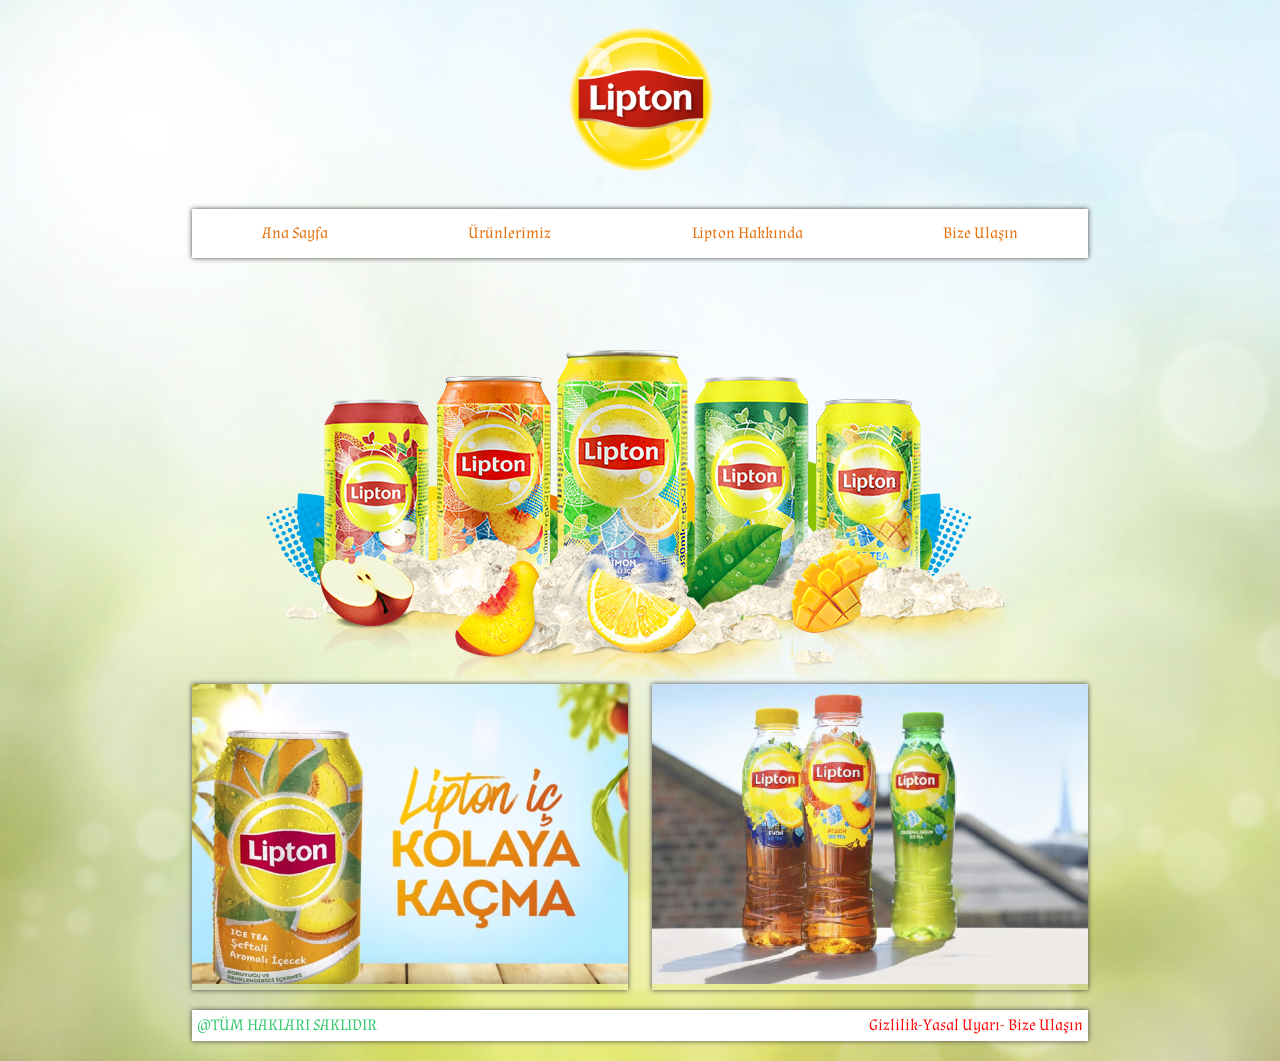
<file: 241218/index.html>
<!DOCTYPE html>
<html lang="tr">
<head>
    <meta charset="UTF-8">
    <meta name="viewport" content="width=device-width, initial-scale=1.0">
    <title>Lipton: Dünyanın Önde Gelen Çay Markası</title>
    <link rel="stylesheet" href="css/stil.css">
    <link rel="preconnect" href="https://fonts.googleapis.com">
   <link rel="preconnect" href="https://fonts.gstatic.com" crossorigin>
   <link href="https://fonts.googleapis.com/css2?family=Almendra:ital,wght@0,400;0,700;1,400;1,700&family=Mouse+Memoirs&family=Neuton:ital,wght@0,200;0,300;0,400;0,700;0,800;1,400&display=swap" rel="stylesheet">
</head>
<body>
    <div class="container"> <!--Tüm elemanları kapsayan genel kutu-->
        
        <header> 
          <h1 id="logo"><a href="index.html"><img src="img/lipton-logo.png" alt="Lipton Logosu"></a></h1> 
          <nav id="menu">

            <ul>
                <li><a href="index.html">Ana Sayfa</a></li>
                <li><a href="#">Ürünlerimiz</a></li>
                <li><a href="#">Lipton Hakkında</a></li>
                <li><a href="#">Bize Ulaşın</a></li>
            </ul>

          </nav> <!--Menü Bölümü-->
          <main> <!--Orta Kısım (Ana içerik)-->

              <div class="banner">
              <img src="img/home-banner.png" alt="reklam">
             </div>

             <div class="urunler">
              <div class="urun"><img src="urunler/lipton-ic-kolaya-kacma.png" alt="ürün1"></div>
              <div class="urun"><img src="urunler/lipton-ice-teas.jpg" alt="ürün2"></div>
             </div>

          </main>
          <footer> <!--Alt Bilgi-->
            <div class="sag">@TÜM HAKLARI SAKLIDIR</div>
            <div class="sol">Gizlilik-Yasal Uyarı- Bize Ulaşın</div>
          </footer>

        </header>
    </div>
</body>
</html>
</file>
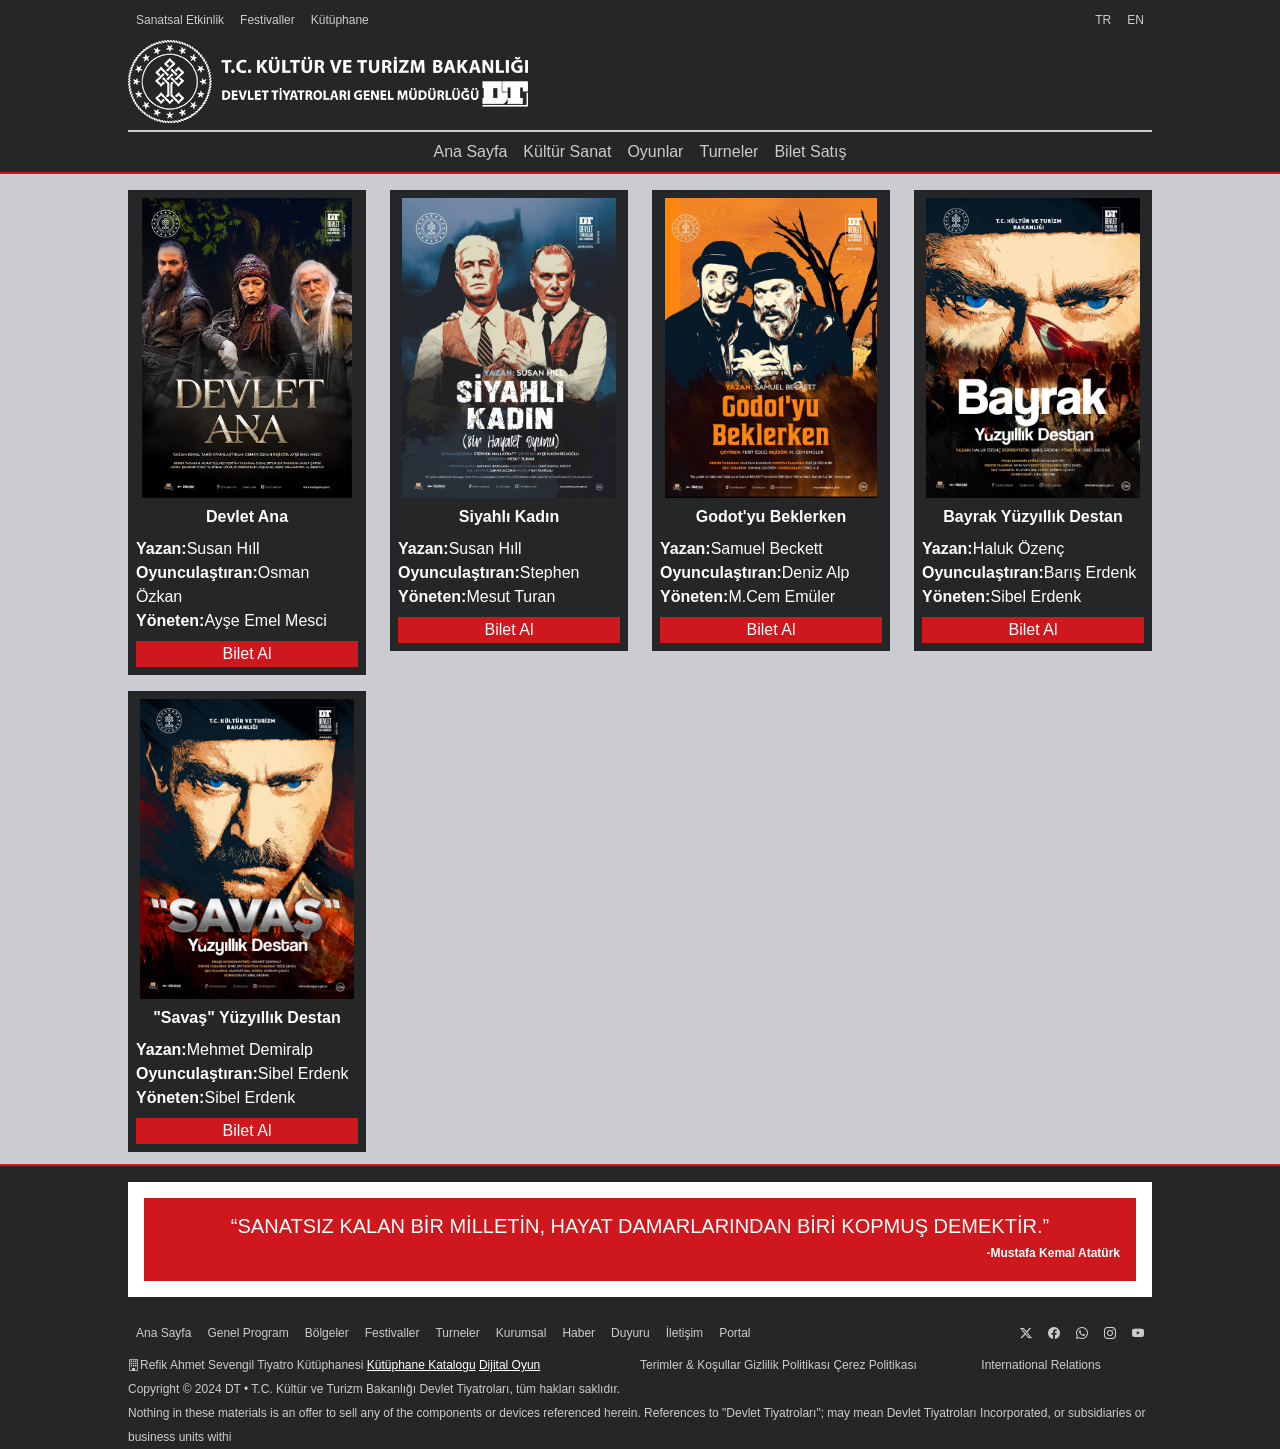
<file: 250205/index.html>
<!DOCTYPE html>
<html lang="tr">
<head>
    <meta charset="UTF-8">
    <meta name="viewport" content="width=device-width, initial-scale=1.0">
    <title>Devlet Tiyatroları Kurumsal Sitesi</title>
    <link rel="stylesheet" href="sablon.css">
    <link rel="stylesheet" href="tasarim.css">
    <link rel="stylesheet" href="https://cdn.jsdelivr.net/npm/bootstrap-icons@1.11.3/font/bootstrap-icons.min.css">
</head>
<body>

    <header>
        <div class="container">
          <div class="row">
            <div class="col-8">
              <nav id="top-menu">
                <ul class="d-flex">
                  <li><a href="#">Sanatsal Etkinlik</a></li>
                  <li><a href="#">Festivaller</a></li>
                  <li><a href="#">Kütüphane</a></li>
                </ul>
              </nav>
            </div>
            <div class="col-4">
              <nav id="lang-menu">
                <ul class="d-flex flex-end">
                  <li><a href="#">TR</a></li>
                  <li><a href="#">EN</a></li>
                </ul>
              </nav>
            </div>
          </div>
          <div class="row alt-cizgi-2">
            <div class="col-12">
              <a href="index.html" id="logo">
                <img src="res/img/logo.png" alt="Devlet Tiyatroları Logosu" />
              </a>
            </div>
          </div>
          <div class="row">
            <div class="col-12">
              <nav id="main-menu">
                <ul class="d-flex flex-center">
                  <li><a href="index.html">Ana Sayfa</a></li>
                  <li><a href="#">Kültür Sanat</a></li>
                  <li><a href="#">Oyunlar</a></li>
                  <li><a href="#">Turneler</a></li>
                  <li><a href="#">Bilet Satış</a></li>
                </ul>
              </nav>
            </div>
          </div>
        </div>
      </header>
  
      <main>
        <div class="container">
          <div class="row nmargin-1">
            <div class="col-3">
              <div class="card">
                <img
                  src="res/resimler/oyun2.jpeg"
                  alt="Birinci Oyun"
                  class="card-poster"
                />
                <h2 class="card-title">Devlet Ana</h2>
                <div class="card-detail">
                  <p><strong>Yazan:</strong>Susan Hıll</p>
                  <p><strong>Oyunculaştıran:</strong>Osman Özkan</p>
                  <p><strong>Yöneten:</strong>Ayşe Emel Mesci</p>
                </div>
                <button class="buy-ticket">Bilet Al</button>
              </div>
            </div>
            <div class="col-3">
              <div class="card">
                <img
                  src="res/resimler/oyun1.jpeg"
                  alt="ikinci Oyun"
                  class="card-poster"
                />
                <h2 class="card-title">Siyahlı Kadın</h2>
                <div class="card-detail">
                  <p><strong>Yazan:</strong>Susan Hıll</p>
                  <p><strong>Oyunculaştıran:</strong>Stephen</p>
                  <p><strong>Yöneten:</strong>Mesut Turan</p>
                </div>
                <button class="buy-ticket">Bilet Al</button>
              </div>
            </div>
            <div class="col-3">
              <div class="card">
                <img
                  src="res/resimler/oyun6.jpeg"
                  alt="Üçüncü Oyun"
                  class="card-poster"
                />
                <h2 class="card-title">Godot'yu Beklerken</h2>
                <div class="card-detail">
                  <p><strong>Yazan:</strong>Samuel Beckett</p>
                  <p><strong>Oyunculaştıran:</strong>Deniz Alp</p>
                  <p><strong>Yöneten:</strong>M.Cem Emüler</p>
                </div>
                <button class="buy-ticket">Bilet Al</button>
              </div>
            </div>
            <div class="col-3">
              <div class="card">
                <img
                  src="res/resimler/oyun4.jpeg"
                  alt="Dördüncü Oyun"
                  class="card-poster"
                />
                <h2 class="card-title">Bayrak Yüzyıllık Destan</h2>
                <div class="card-detail">
                  <p><strong>Yazan:</strong>Haluk Özenç</p>
                  <p><strong>Oyunculaştıran:</strong>Barış Erdenk</p>
                  <p><strong>Yöneten:</strong>Sibel Erdenk</p>
                </div>
                <button class="buy-ticket">Bilet Al</button>
              </div>
            </div>
            <div class="col-3">
              <div class="card">
                <img
                  src="res/resimler/oyun5.jpeg"
                  alt="Dördüncü Oyun"
                  class="card-poster"
                />
                <h2 class="card-title">"Savaş" Yüzyıllık Destan</h2>
                <div class="card-detail">
                  <p><strong>Yazan:</strong>Mehmet Demiralp</p>
                  <p><strong>Oyunculaştıran:</strong>Sibel Erdenk</p>
                  <p><strong>Yöneten:</strong>Sibel Erdenk</p>
                </div>
                <button class="buy-ticket">Bilet Al</button>
              </div>
            </div>
          </div>
        </div>
      </main>
  
      <footer>
        <div class="container">
          <div class="row">
            <div class="col-12">
              <div class="soz">
                <q
                  >SANATSIZ KALAN BİR MİLLETİN, HAYAT DAMARLARINDAN BİRİ KOPMUŞ
                  DEMEKTİR.</q
                ><!--Alıntı etiketi q-->
                <p>-Mustafa Kemal Atatürk</p>
              </div>
            </div>
          </div>
          <div class="row align-center">
            <div class="col-8">
              <nav id="footer-menu">
                <ul class="d-flex">
                  <li><a href="index.html">Ana Sayfa</a></li>
                  <li><a href="#">Genel Program</a></li>
                  <li><a href="#">Bölgeler</a></li>
                  <li><a href="#">Festivaller</a></li>
                  <li><a href="#">Turneler</a></li>
                  <li><a href="#">Kurumsal</a></li>
                  <li><a href="#">Haber</a></li>
                  <li><a href="#">Duyuru</a></li>
                  <li><a href="#">İletişim</a></li>
                  <li><a href="#">Portal</a></li>
                </ul>
              </nav>
            </div>
            <div class="col-4">
              <nav id="social-menu">
                  <ul class="d-flex flex-end">
                      <li><a href="res/img/twitter.png"><i class="bi bi-twitter-x"></i></a></li>
                      <li><a href="res/img/facebook.png"><i class="bi bi-facebook"></i></a></li>
                      <li><a href="res/img/google.png"><i class="bi bi-whatsapp"></i></a></li>
                      <li><a href="res/img/instagram.png"><i class="bi bi-instagram"></i></a></li>
                      <li><a href="#"><i class="bi bi-youtube"></i></a></li>
                  </ul>
              </nav>
            </div>
            <div class="col-6">
                <p class="footer-aciklama">
                    <i class="bi bi-building"></i>Refik Ahmet Sevengil Tiyatro Kütüphanesi <a href="#">Kütüphane Katalogu</a>
                    <a href="#">Dijital Oyun</a>
                
                </p>
            </div>
            <div class="col-4">
                <p>Terimler & Koşullar Gizlilik Politikası Çerez Politikası
                </p>
            </div>
            <div class="col-2">
                <p>International Relations</p>
            </div>
        </div>
        <div class="col-12">
            <p>Copyright © 2024 DT • T.C. Kültür ve Turizm Bakanlığı Devlet Tiyatroları, tüm hakları saklıdır.</p>
            <p>Nothing in these materials is an offer to sell any of the components or devices referenced herein.
             References to "Devlet Tiyatroları"; may mean Devlet Tiyatroları Incorporated, or subsidiaries or business 
             units withi</p>
        </div>
          </div>
        </div>
      </footer>
</body>
</html>
</file>
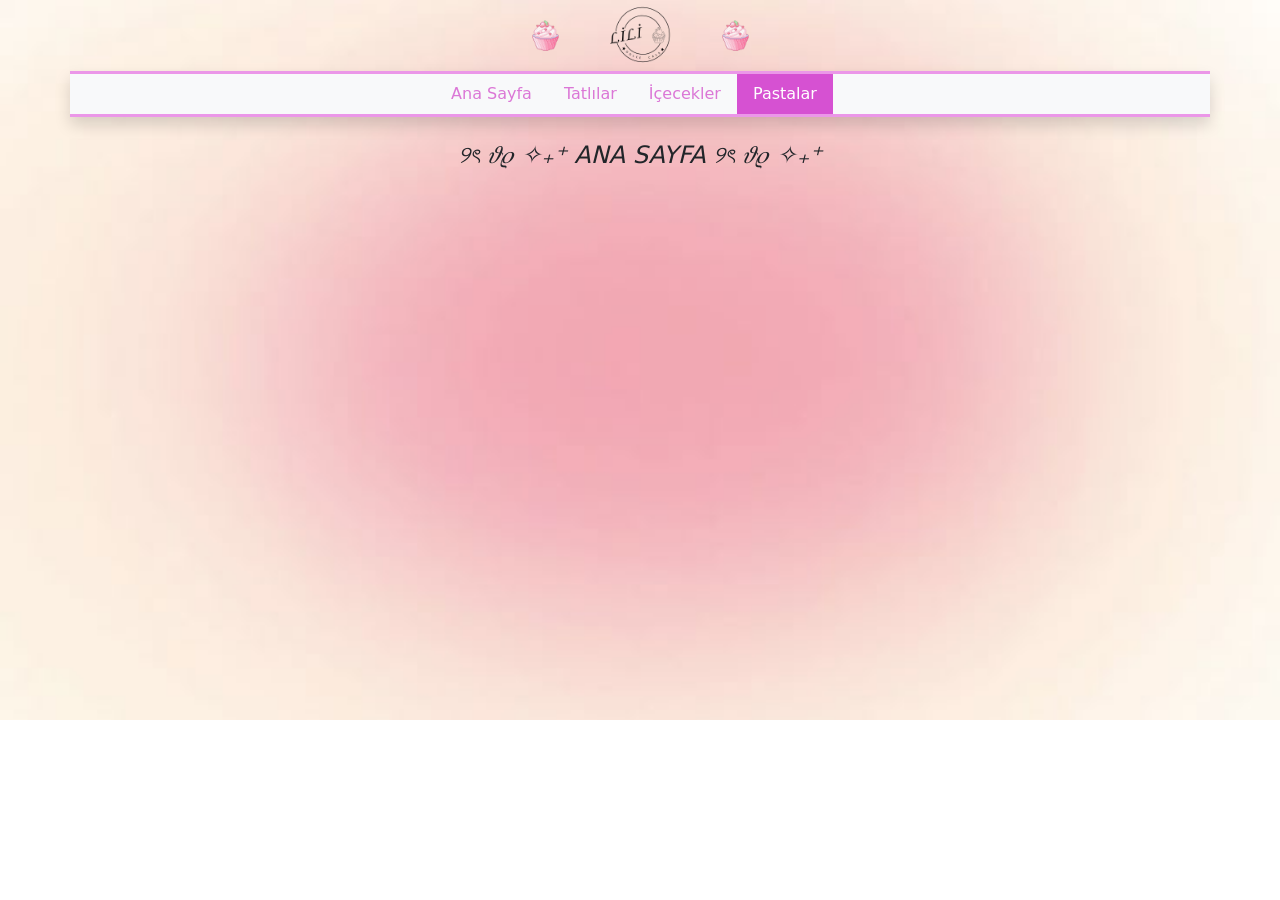
<file: 250226/index.html>
<!doctype html>
<html lang="tr">
  <head>
    <meta charset="utf-8">
    <meta name="viewport" content="width=device-width, initial-scale=1">
    <title>Ana Sayfa</title>
    <link href="https://cdn.jsdelivr.net/npm/bootstrap@5.3.3/dist/css/bootstrap.min.css" rel="stylesheet" integrity="sha384-QWTKZyjpPEjISv5WaRU9OFeRpok6YctnYmDr5pNlyT2bRjXh0JMhjY6hW+ALEwIH" crossorigin="anonymous">
    <link rel="stylesheet" href="tasarim.css">
</head>
  <body>
     <!---ÜST BÖLÜM-->
     <div class="container">
        <header>
            <div class="row justify-content-center">
                <div class="col-4 col-md-2 col-lg-1">
                    <img src="img/cake.png"  class="img-fluid" alt="pasta">
                </div>
                <div class="col-4 col-md-2 col-lg-1">
                    <a href="index.html"><img src="img/logo.png" class="img-fluid" alt="Lili Pastanesi"></a>
                </div>
                <div class="col-4 col-md-2 col-lg-1">
                    <img src="img/cake.png"  class="img-fluid" alt="pasta">
                </div>
            </div>

            <!--NAV BÖLÜMÜ-->
            <div class="row">
                    <ul class="nav justify-content-center bg-light shadow border-top border-bottom border-pink border-3 ">
                        <li class="nav-item">
                          <a class="nav-link " href="index.html">Ana Sayfa</a>
                        </li>
                        <li class="nav-item">
                          <a class="nav-link" href="tatlilar.html">Tatlılar</a>
                        </li>
                        <li class="nav-item">
                          <a class="nav-link" href="icecekler.html">İçecekler</a>
                        </li>
                        <li class="nav-item">
                            <a class="nav-link active" aria-current="page" href="pastalar.html">Pastalar</a>
                          </li>
                      </ul>
                </div>
            </div>
        </header><!--HEADER BÖLÜMÜ-->

        <main> <!--BAŞLIK VE MAIN BÖLÜMÜ-->
            <div class="row">
                <div class="col-12">
                    <h1 class="text-center p-4 text-uppercase fs-4 fst-italic"> ୨ৎ 𝜗𝜚 ✧₊⁺ Ana Sayfa ୨ৎ 𝜗𝜚 ✧₊⁺</h1>
                </div>
            </div>
    <script src="https://cdn.jsdelivr.net/npm/bootstrap@5.3.3/dist/js/bootstrap.bundle.min.js" integrity="sha384-YvpcrYf0tY3lHB60NNkmXc5s9fDVZLESaAA55NDzOxhy9GkcIdslK1eN7N6jIeHz" crossorigin="anonymous"></script>
  </body>
</html>
</file>
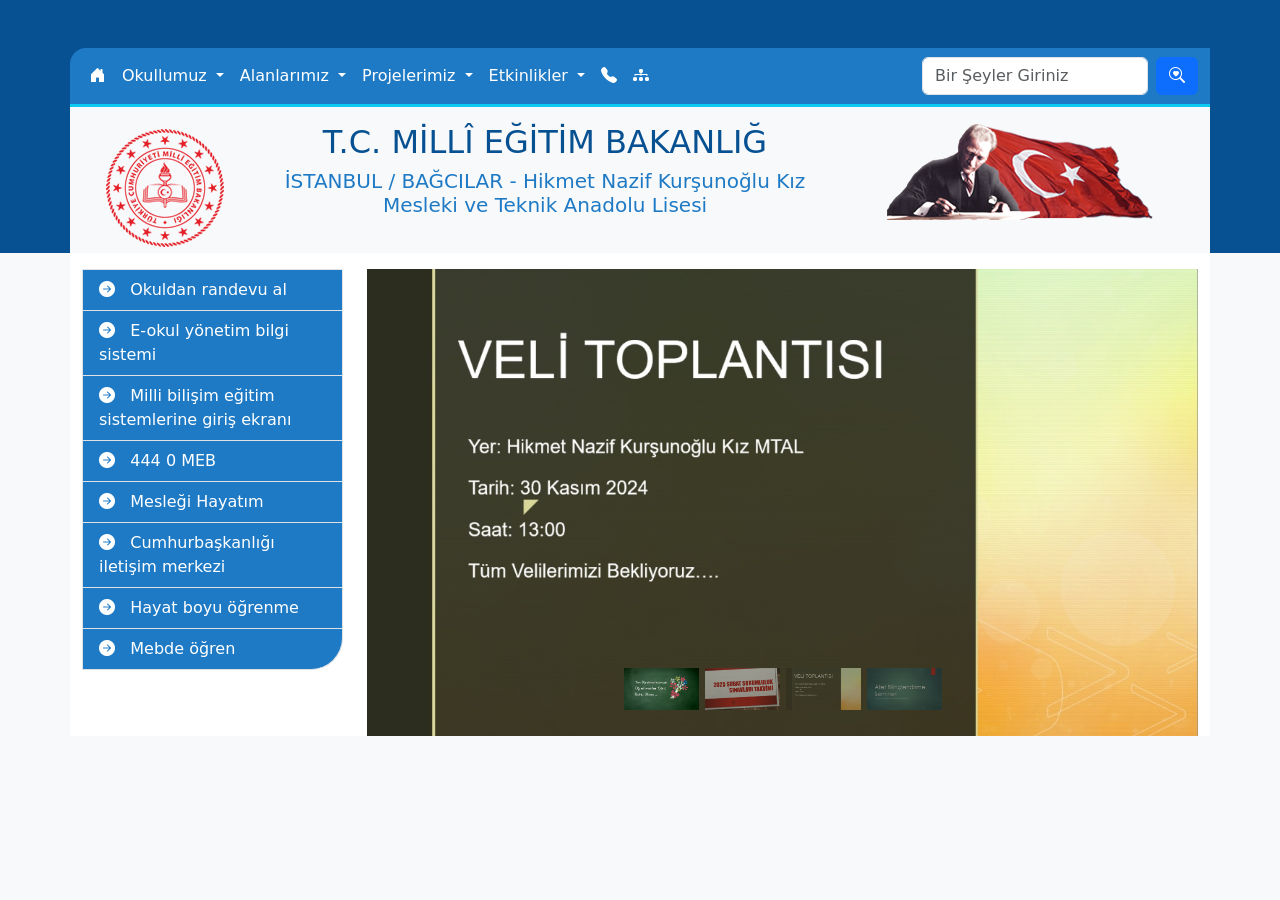
<file: 250305/index.html>
<!doctype html>
<html lang="tr">
  <head>
    <meta charset="utf-8">
    <meta name="viewport" content="width=device-width, initial-scale=1">
    <title>Hikmet Nazif Kurşunoğlu Kız Mesleki ve Teknik Anadolu Lisesi </title>
    <link href="https://cdn.jsdelivr.net/npm/bootstrap@5.3.3/dist/css/bootstrap.min.css" rel="stylesheet" integrity="sha384-QWTKZyjpPEjISv5WaRU9OFeRpok6YctnYmDr5pNlyT2bRjXh0JMhjY6hW+ALEwIH" crossorigin="anonymous">
    <link rel="stylesheet" href="https://cdn.jsdelivr.net/npm/bootstrap-icons@1.11.3/font/bootstrap-icons.min.css">
    <link rel="stylesheet" href="tasarim.css">
</head>
  <body class="bg-light">
    <!--ÜST BÖLÜM-->
    <header class="pt-5">
        <div class="container ">
            <!--main-menu-->
            <div class="row">
                <nav id="main-menu" class="navbar navbar-expand-lg  sol-ust-yuvarla border-bottom border-3 border-info">
                    <div class="container-fluid">
                      <button class="navbar-toggler" type="button" data-bs-toggle="collapse" data-bs-target="#mainNav" aria-controls="mainNav" aria-expanded="false" aria-label="Toggle navigation">
                        <span class="navbar-toggler-icon"></span>
                      </button>
                      <div class="collapse navbar-collapse" id="mainNav">
                        <ul class="navbar-nav me-auto mb-2 mb-lg-0">
                          <li class="nav-item">
                            <a class="nav-link active" aria-current="page" href="index.html"><i class="bi bi-house-door-fill"></i></a>
                          </li>

                          <!--AÇILIR MENU-->
                          <li class="nav-item dropdown">
                            <a class="nav-link dropdown-toggle" href="#" role="button" data-bs-toggle="dropdown" aria-expanded="false">
                             Okullumuz
                            </a>
                            <ul class="dropdown-menu">
                              <li><a class="dropdown-item" href="#">Müdür</a></li>
                              <li><a class="dropdown-item" href="#">Kadromuz</a></li>
                              <li><a class="dropdown-item" href="#">Tarihçe</a></li>
                              <li><a class="dropdown-item" href="#">Okullumuz Hakkında</a></li>
                            </ul>
                          </li>

                            <li class="nav-item dropdown">
                                <a class="nav-link dropdown-toggle" href="#" role="button" data-bs-toggle="dropdown" aria-expanded="false">
                                 Alanlarımız
                                </a>
                                <ul class="dropdown-menu">
                                  <li><a class="dropdown-item" href="#">Bilişim Teknolojiler</a></li>
                                  <li><a class="dropdown-item" href="#">Çocuk Gelişimi</a></li>
                                  <li><a class="dropdown-item" href="#">Moda Tasarım</a></li>
                                  <li><a class="dropdown-item" href="#">Grafik Tasarım</a></li>
                                </ul>
                            </li>

                                <li class="nav-item dropdown">
                                    <a class="nav-link dropdown-toggle" href="#" role="button" data-bs-toggle="dropdown" aria-expanded="false">
                                     Projelerimiz
                                    </a>
                                    <ul class="dropdown-menu">
                                      <li><a class="dropdown-item" href="#">Etwinning</a></li>
                                      <li><a class="dropdown-item" href="#">Erasmus</a></li>
                                      <li><a class="dropdown-item" href="#">Çekya Öğretmen Hareketliliği</a></li>
                                    </ul>
                                </li>

                                    <li class="nav-item dropdown">
                                        <a class="nav-link dropdown-toggle" href="#" role="button" data-bs-toggle="dropdown" aria-expanded="false">
                                         Etkinlikler
                                        </a>
                                        <ul class="dropdown-menu">
                                          <li><a class="dropdown-item" href="#">Uygulama Anasınıfı</a></li>
                                          <li><a class="dropdown-item" href="#">Mevlid</a></li>
                                          <li><a class="dropdown-item" href="#">24 Kasım</a></li>
                                          <li><a class="dropdown-item" href="#">İstanbul Okuyor</a></li>
                                          <li><a class="dropdown-item" href="#">Akıllı İlaç Kullanımı</a></li>
                                        </ul>
                                    </li>

                                    <li class="nav-item">
                                    <a href="#" class="nav-link"><i class="bi bi-telephone-fill"></i></a>
                                    </li>

                                    <li class="nav-item">
                                        <a href="#" class="nav-link"><i class="bi bi-diagram-3-fill"></i></a>
                                        </li>
                        </ul>

                        <form class="d-flex" role="search">
                          <input class="form-control me-2" type="search" placeholder="Bir Şeyler Giriniz" aria-label="Search">
                          <button class="btn btn-primary" type="submit"><i class="bi bi-search-heart"></i></button>
                        </form>
                      </div>
                    </div>
                  </nav>
            </div>

            <!--site başlık-->
            <div class="row bg-light text-center pt-3">
                <!--logo-->
                <div class="col-md-2 ">
                    <a href="index.html">
                        <img src="res/meb_logo.png" alt="MEB LOGO" class="img-fluid">
                    </a>
                </div>

                <!--metin-->
                <div id="site-baslik" class="col-md-6">
                    <h2 class= "text-uppercase">T.C. Mİllî Eğİtİm BakanlIğ</h2>
                    <h3 class=" fs-5">İSTANBUL / BAĞCILAR - Hikmet Nazif Kurşunoğlu Kız Mesleki ve Teknik Anadolu Lisesi<br></h3>
                </div>

                <!--ATATÜRK-->
                <div class="col-md-4 ">
                  <img src="res/atabayrak.png" alt="MUSTAFA KEMAL ATATÜRK" class="img-fluid">
                </div>
            </div>
        </div>
    </header>

    <!--ORTA BÖLÜM-->
    <main>
    
     <div class="container bg-white">
        <!--satır 1-->

        <div class="row pt-3">
          <div class="col-12 col-md-3" id="baglanti-liste">
            <ul class="list-group rounded-0 sag-alt-yuvarla">
              <li class="list-group-item"><a class="nav-link" href="#"><i class="bi bi-arrow-right-circle-fill"></i> &nbsp; Okuldan randevu al</a></li>
              <li class="list-group-item"><a class="nav-link" href="#"><i class="bi bi-arrow-right-circle-fill"></i> &nbsp; E-okul yönetim bilgi sistemi</a></li>
              <li class="list-group-item"><a class="nav-link" href="#"><i class="bi bi-arrow-right-circle-fill"></i> &nbsp; Milli bilişim eğitim sistemlerine giriş ekranı</a>  </li>
              <li class="list-group-item"><a class="nav-link"href="#"><i class="bi bi-arrow-right-circle-fill"></i>  &nbsp; 444 0 MEB</a></li>
              <li class="list-group-item"><a class="nav-link"href="#"><i class="bi bi-arrow-right-circle-fill"></i>  &nbsp; Mesleği Hayatım</a></li>
              <li class="list-group-item"><a class="nav-link" href="#"><i class="bi bi-arrow-right-circle-fill"></i> &nbsp; Cumhurbaşkanlığı iletişim merkezi</a></li>
              <li class="list-group-item"><a class="nav-link" href="#"><i class="bi bi-arrow-right-circle-fill"></i> &nbsp; Hayat boyu öğrenme</a></li>
              <li class="list-group-item"><a class="nav-link"href="#"><i class="bi bi-arrow-right-circle-fill"></i>  &nbsp; Mebde öğren</a></li>
            </ul>
          </div>

          <div class="col-12 col-md-9">

            <div id="slider1" class="carousel slide" data-bs-ride="carousel">
              <div class="carousel-indicators">
                <button type="button" data-bs-target="#slider1" data-bs-slide-to="0" class="active" aria-current="true" aria-label="Slide 1">
                  <img src="res/ogretmenler_gunu.jpg" class="d-block w-100" alt="Öğretmenler Günü">
                  
                </button>
                <button type="button" data-bs-target="#slider1" data-bs-slide-to="1" aria-label="Slide 2">
                  <img src="res/sorumluluk_duyuru.jpg" class="d-block w-100" alt="Sorumluluk duyurusu">
                </button>
                <button type="button" data-bs-target="#slider1" data-bs-slide-to="2" aria-label="Slide 3">
                  <img src="res/veli_top_duyuru.jpg" class="d-block w-100" alt="Veli toplantası duyurusu">
                </button>
                <button type="button" data-bs-target="#slider1" data-bs-slide-to="3" aria-label="Slide 3">
                   <img src="res/k_26161726_afet.jpg" class="d-block w-100" alt="Afet bilinci">
                </button>
               
              </div>

            <div id="slider1" class="carousel slide " >
              <div class="carousel-inner"  >
                <div class="carousel-item active " data-bs-interval="2000">
                  <img src="res/ogretmenler_gunu.jpg" class="d-block w-100" alt="Öğretmenler Günü">

                </div>
               
                
                <div class="carousel-item" data-bs-interval="2000">
                  <img src="res/sorumluluk_duyuru.jpg" class="d-block w-100" alt="Sorumluluk duyurusu">
                </div>
                <div class="carousel-item active" data-bs-interval="2000" >
                  <img src="res/veli_top_duyuru.jpg" class="d-block w-100" alt="Veli toplantası duyurusu">
                </div>
                <div class="carousel-item"  data-bs-interval="2000">
                  <img src="res/k_26161726_afet.jpg" class="d-block w-100" alt="Afet bilinci">
                </div>
              </div>
              
            </div>
          </div>
        </div>
     </div>

    <!--ALT BÖLÜM-->
    <footer></footer>
    <script src="https://cdn.jsdelivr.net/npm/bootstrap@5.3.3/dist/js/bootstrap.bundle.min.js" integrity="sha384-YvpcrYf0tY3lHB60NNkmXc5s9fDVZLESaAA55NDzOxhy9GkcIdslK1eN7N6jIeHz" crossorigin="anonymous"></script>
  </body>
</html>
</file>
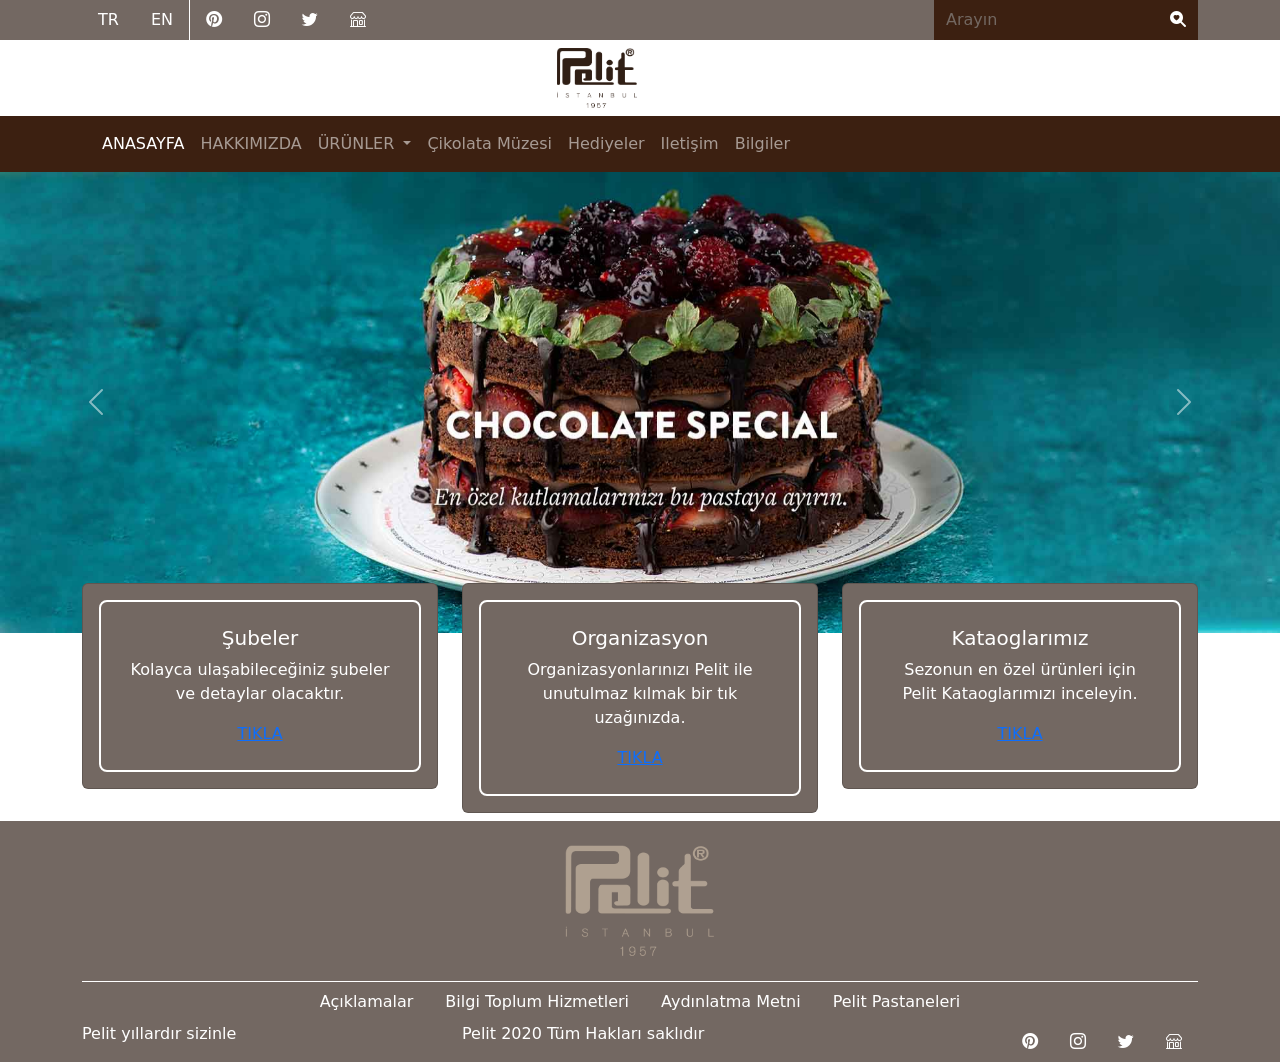
<file: 250409/index.html>
<!doctype html>
<html lang="tr">
  <head>
    <meta charset="utf-8">
    <meta name="viewport" content="width=device-width, initial-scale=1">
    <title>Pelit Pastaneleri</title>
    <link href="https://cdn.jsdelivr.net/npm/bootstrap@5.3.5/dist/css/bootstrap.min.css" rel="stylesheet" integrity="sha384-SgOJa3DmI69IUzQ2PVdRZhwQ+dy64/BUtbMJw1MZ8t5HZApcHrRKUc4W0kG879m7" crossorigin="anonymous">
    <link rel="stylesheet" href="https://cdn.jsdelivr.net/npm/bootstrap-icons@1.11.3/font/bootstrap-icons.min.css">
     <link rel="stylesheet" href="sabit.css">
      <link rel="stylesheet" href="tasarim.css">
    </head>
  <body>
    
    <!-- üst kısım -->

     <header>

        <!-- 1.üst satır -->
         <div class="bg-secondary">
            <div class="container">
                <div class="row">
                    <div class="col-12 d-flex">
                        <!--#LANG-MENU-->
                        <ul class="nav" id="lang-menu">
                            <li class="nav-item">
                              <a class="nav-link active" aria-current="page" href="#">TR</a>
                            </li>
                            <li class="nav-item">
                              <a class="nav-link" href="#">EN</a>
                            </li>
                          </ul>
                          
                          <!--#SOCIAL-MENU-->
                          <ul class="nav" id="social-menu">
                            <li class="nav-item">
                              <a class="nav-link " aria-current="page" href="#"><i class="bi bi-pinterest"></i></i></a>
                            </li>
                            <li class="nav-item">
                              <a class="nav-link" href="#"><i class="bi bi-instagram"></i></a>
                            </li>
                            <li class="nav-item">
                              <a class="nav-link" href="#"><i class="bi bi-twitter"></i></a>
                            </li>
                            <li class="nav-item">
                                <a class="nav-link" href="#"><i class="bi bi-shop"></i></a>
                              </li>
                          </ul>

                          <!--#SEARCH-PANEL -->
                          <form id="search-panel" class="d-flex ms-auto" role="search">
                            <input class="form-control rounded-0 bg-primary text-white border-0" type="search" placeholder="Arayın" aria-label="Arama">
                            <button class="btn btn-primary rounded-0 border-0" type="submit"><i class="bi bi-search-heart-fill"></i></button>
                          </form>
                          
                    </div>
                </div>
            </div>
         </div>

         <!-- 2.üst satır -->
         <div>
            <div class="container">
                <div class="row justify-content-center py-2">
                    <div class="col-4 col-md-2">
                        <a href="index.html">
                            <img src="upload/pelit-logo-2-min.png" alt="Logo" class="img-fluid" width="80px" height="80px">
                        </a>

                    </div>
                </div>
            </div>
         </div>

         <!-- 3.üst satır -->
         <div>
            <div class="bg-primary">
                <div class="container">
                    <div class="row">
                        <div class="col-12">
                            <nav id="main-menu" class="navbar navbar-expand-lg bg-primary" data-bs-theme="dark">
                                <div class="container-fluid">
                                  <button class="navbar-toggler" type="button" data-bs-toggle="collapse" data-bs-target="#navbarSupportedContent" aria-controls="navbarSupportedContent" aria-expanded="false" aria-label="Toggle navigation">
                                    <span class="navbar-toggler-icon"></span>
                                  </button>
                                  <div class="collapse navbar-collapse" id="navbarSupportedContent">
                                    <ul class="navbar-nav me-auto mb-2 mb-lg-0">
                                      <li class="nav-item">
                                        <a class="nav-link active" aria-current="page" href="index.html">ANASAYFA</a>
                                      </li>
                                      <li class="nav-item">
                                        <a class="nav-link" href="#">HAKKIMIZDA</a>
                                      </li>
                                      <li class="nav-item dropdown">
                                        <a class="nav-link dropdown-toggle" href="#" role="button" data-bs-toggle="dropdown" aria-expanded="false">
                                          ÜRÜNLER
                                        </a>
                                        <ul class="dropdown-menu">
                                          <li><a class="dropdown-item" href="#">Tatlılar</a></li>
                                          <li><a class="dropdown-item" href="#">Içecekler</a></li>
                                          <li><hr class="dropdown-divider"></li>
                                          <li><a class="dropdown-item" href="#">Malzemeler</a></li>
                                        </ul>
                                      </li>
                                      <li class="nav-item">
                                      <a href="https://www.cikolatamuzesi.com.tr" class="nav-link">Çikolata Müzesi</a>
                                      </li>
                                      <li class="nav-item">
                                        <a href="hediye.html" class="nav-link">Hediyeler</a>
                                        </li>
                                        <li class="nav-item">
                                            <a href="iletisim.html" class="nav-link">Iletişim</a>
                                            </li>
                                            <li class="nav-item">
                                                <a href="bilgiler.html" class="nav-link">Bilgiler</a>
                                                </li>
                                    </ul>
                                    <!--SONRA OLUCAK-->
                                  </div>
                                </div>
                              </nav>
                        </div>
                    </div>
                </div>
            </div>
         </div>

     </header>

     <!-- orta kısım -->

      <!-- 1.orta satır -->
      <main>
       
        <!--carousel-->
       
            <div id="pelitSlider" class="carousel slide carousel-fade" data-bs-ride="carousel">
                <div class="carousel-inner">
                  <div class="carousel-item active">
                    <img src="upload/chocolatespecial.jpg" class="d-block w-100" alt="Çikolata Pasta">
                  </div>
                  <div class="carousel-item">
                    <img src="upload/selaletr.jpg" class="d-block w-100" alt="Şelale">
                  </div>
                  <div class="carousel-item">
                    <img src="upload/portakallicileklitr.jpg" class="d-block w-100" alt="Portakal Çilekli Pasta">
                  </div>
                </div>
                <button class="carousel-control-prev" type="button" data-bs-target="#pelitSlider" data-bs-slide="prev">
                  <span class="carousel-control-prev-icon" aria-hidden="true"></span>
                  <span class="visually-hidden">Geri</span>
                </button>
                <button class="carousel-control-next" type="button" data-bs-target="#pelitSlider" data-bs-slide="next">
                  <span class="carousel-control-next-icon" aria-hidden="true"></span>
                  <span class="visually-hidden">İleri</span>
                </button>
              </div>
         

         <!-- 2.orta satır -->
          <div class="container" id="bolum1">
            <div class="row">
                <div class="col-md-4">
                    <div class="card p-3  text-white text-center">
                        <div class="card-body p-4 rounded-3">
                          <h5 class="card-title">Şubeler</h5>
                          <p class="card-text">Kolayca ulaşabileceğiniz şubeler ve detaylar olacaktır.</p>
                          <a href="#" class="card-link">TIKLA</a>
                        </div>
                      </div>
                </div>
                <div class="col-md-4">
                    <div class="card p-3  text-white text-center">
                        <div class="card-body p-4 rounded-3">
                          <h5 class="card-title">Organizasyon</h5>
                          <p class="card-text">Organizasyonlarınızı Pelit ile unutulmaz kılmak bir tık uzağınızda.</p>
                          <a href="#" class="card-link">TIKLA</a>
                        </div>
                      </div>
                </div>
                <div class="col-md-4">
                    <div class="card p-3  text-white text-center">
                        <div class="card-body p-4 rounded-3">
                          <h5 class="card-title">Kataoglarımız</h5>
                          <p class="card-text">Sezonun en özel ürünleri için Pelit Kataoglarımızı inceleyin.</p>
                          <a href="#" class="card-link">TIKLA</a>
                        </div>
                      </div>
                </div>

            </div>
          </div>

      </main>

      <!-- alt kısım -->

       <footer class="bg-secondary">
        
        <!-- 1.alt satır -->
        <div class="container mt-2 py-3">
           <div class="row  justify-content-center py-2">
            <div class="col-md-2">
                <a href="index.html">
                    <img src="upload/logo-bottom-min.png" alt="Logo" class="img-fluid">
                </a>
            </div>
           </div>
        </div>

        <!-- yatay çizgi -->
        <div class="container">
          <div class="yatay-cizgi">
            
          </div>
        </div>
       

        <!-- 2.alt satır -->
        <div class="container">
            <div class="row">
                <div class="col-12">
                    <ul class="nav justify-content-center">
                        <li class="nav-item">
                          <a class="nav-link text-white" href="#">Açıklamalar</a>
                        </li>
                        <li class="nav-item">
                          <a class="nav-link text-white" href="#">Bilgi Toplum Hizmetleri</a>
                        </li>
                        <li class="nav-item">
                          <a class="nav-link text-white" href="#">Aydınlatma Metni</a>
                        </li>
                        <li class="nav-item">
                          <a class="nav-link text-white" aria-disabled="true">Pelit Pastaneleri</a>
                        </li>
                      </ul>
                </div>
            </div>
        </div>

        <!-- 3.alt satır -->
        <div class="bg-secondary">
            <div class="container">
                <div class="row">
                    <div class="col-md-4">
                        <p class="text-white">Pelit yıllardır sizinle</p>
                    </div>
                    <div class="col-md-4">
                        <p class="text-white">Pelit 2020 Tüm Hakları saklıdır</p>
                    </div>
                    <div class="col-md-4">
                        <ul class="nav justify-content-end" id="social-bottom">
                            <li class="nav-item">
                                <a class="nav-link text-white " aria-current="page" href="#"><i class="bi bi-pinterest"></i></i></a>
                              </li>
                              <li class="nav-item">
                                <a class="nav-link text-white" href="#"><i class="bi bi-instagram"></i></a>
                              </li>
                              <li class="nav-item">
                                <a class="nav-link text-white" href="#"><i class="bi bi-twitter"></i></a>
                              </li>
                              <li class="nav-item">
                                  <a class="nav-link text-white" href="#"><i class="bi bi-shop"></i></a>
                                </li>
                        </ul>
                    </div>
                </div>
            </div>
        </div>

       </footer>

    <script src="https://cdn.jsdelivr.net/npm/bootstrap@5.3.5/dist/js/bootstrap.bundle.min.js" integrity="sha384-k6d4wzSIapyDyv1kpU366/PK5hCdSbCRGRCMv+eplOQJWyd1fbcAu9OCUj5zNLiq" crossorigin="anonymous"></script>
  </body>
</html>
</file>
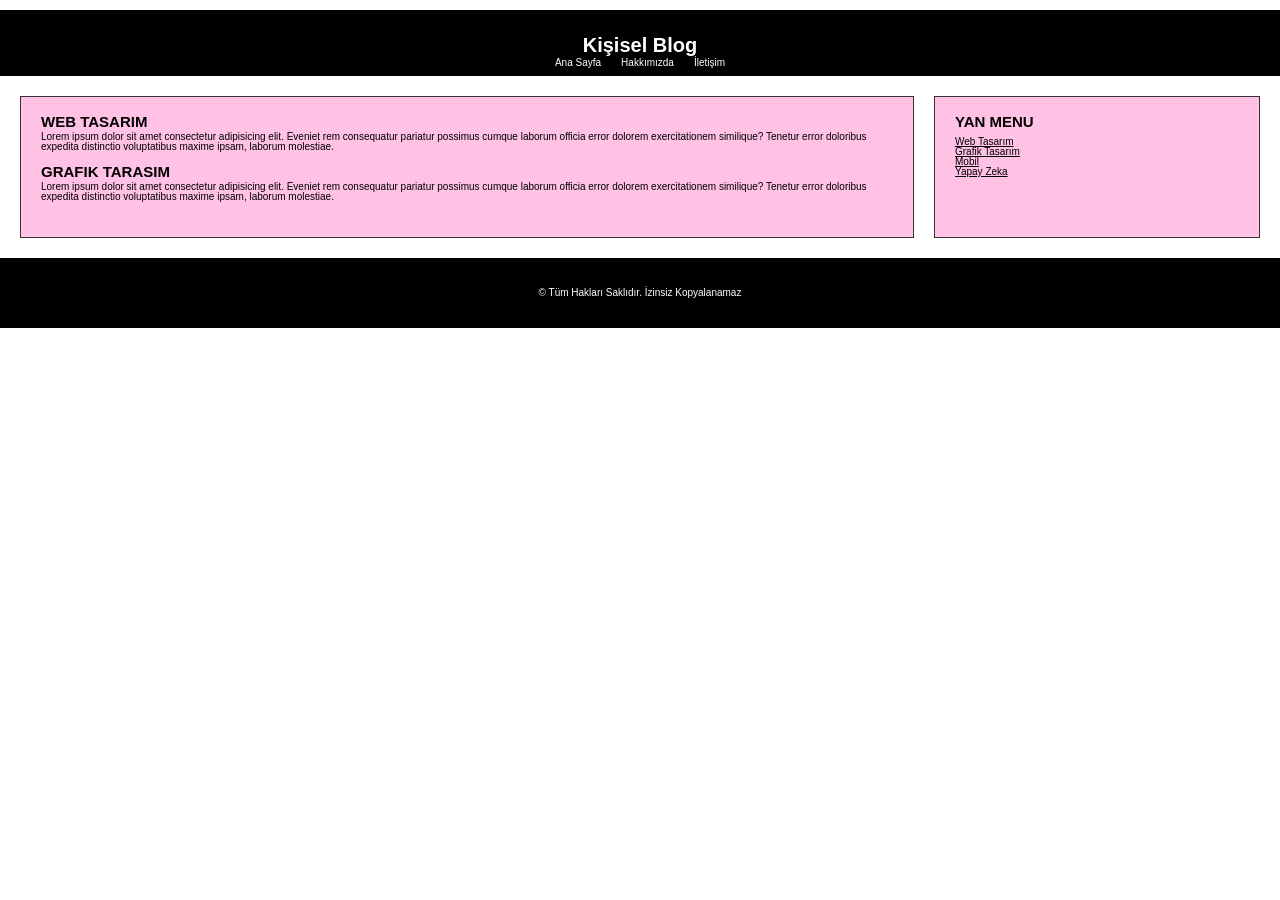
<file: SITE-241211/index.html>
<!DOCTYPE html>
<html lang="tr">
<head>
    <meta charset="UTF-8">
    <meta name="viewport" content="width=device-width, initial-scale=1.0">
    <title>Kişisel Site</title>
    <link rel="stylesheet" href="tasarim.css">
</head>
<body>
    <!--ÜST BÖLÜM-->
    <header>
        <h1>Kişisel Blog</h1>
        <nav>
            <ul id="main-menu">
                <li><a href="#">Ana Sayfa</a></li>
                <li><a href="#">Hakkımızda</a></li>
                <li><a href="#">İletişim</a></li>
            </ul>
        </nav>
    </header>

    <!--ORTA BÖLÜM-->
    <main>

      <div id="content">
       <h2>WEB TASARIM</h2>
       <p>Lorem ipsum dolor sit amet consectetur adipisicing elit. Eveniet rem consequatur 
        pariatur possimus cumque laborum officia error dolorem exercitationem similique? Tenetur error doloribus expedita distinctio voluptatibus maxime ipsam, laborum molestiae.</p>

       <h2>GRAFIK TARASIM</h2>
       <p>Lorem ipsum dolor sit amet consectetur adipisicing elit. Eveniet rem consequatur pariatur possimus cumque laborum officia error dolorem exercitationem similique? Tenetur error doloribus expedita distinctio voluptatibus maxime ipsam, laborum molestiae.</p>

    </div>
    <aside>
     <h2>YAN MENU</h2>
           <ul>
             <li><a href="#">Web Tasarım</a></li>
             <li><a href="#">Grafik Tasarım</a></li>
             <li><a href="#">Mobil</a></li>
             <li><a href="#">Yapay Zeka</a></li>
    </ul>
    </aside>
    </main>

    <!--ALT BÖLÜM-->
    <footer>
        <p> &copy; Tüm Hakları Saklıdır. İzinsiz Kopyalanamaz</p>
    </footer>
</body>
</html>
</file>
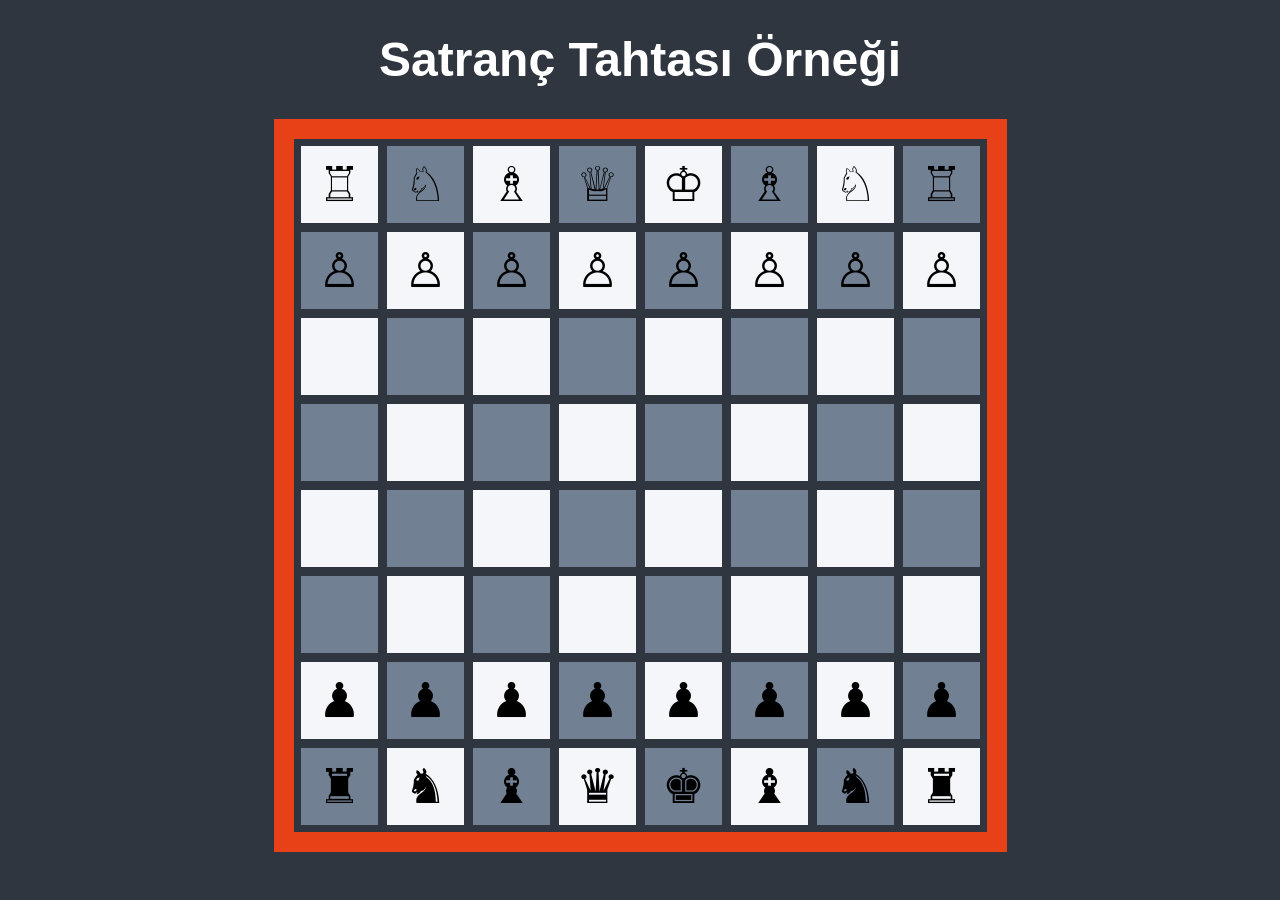
<file: SITE-241218/index.html>
<!DOCTYPE html>
<html lang="tr">
<head>
<meta charset="UTF-8">
<meta name="viewport" content="width=device-width, initial-scale=1.0">
<meta http-equiv="X-UA-Compatible" content="ie=edge">
	<title> Tasarım Kodlama </title>
    <style>
        body{
            background: #2f3640;
        }
        h1{
            color:white;
            font-family: sans-serif;
            text-align: center;
            font-size: 3em;
        }
        table{
            margin:auto;
            border:20px solid #e84118;
            border-spacing: 5px;
        }
        table td{
            width: 75px;
            height: 75px;
            background: #f5f6fa;
            font-size:3em;
            line-height: 75px;
            text-align: center;
            border:2px solid #2f3640;
        }
        .siyah{
            background: #718093;
            
        }
    </style>
</head>
 
<body>
 
    <h1>Satranç Tahtası Örneği</h1>
    <table>
        <tr>
            <td>&#9814;</td>
            <td class="siyah">&#9816;</td>
            <td>&#9815;</td>
            <td class="siyah">&#9813;</td>
            <td>&#9812;</td>
            <td class="siyah">&#9815;</td>
            <td>&#9816;</td>
            <td class="siyah">&#9814;</td>
        </tr>
        <tr>
            <td class="siyah">&#9817;</td>
            <td>&#9817;</td>
            <td class="siyah">&#9817;</td>
            <td>&#9817;</td>
            <td class="siyah">&#9817;</td>
            <td>&#9817;</td>
            <td class="siyah">&#9817;</td>
            <td>&#9817;</td>
        </tr>
        <tr>
            <td></td>
            <td class="siyah"></td>
            <td></td>
            <td class="siyah"></td>
            <td></td>
            <td class="siyah"></td>
            <td></td>
            <td class="siyah"></td>
        </tr>
        <tr>
            <td class="siyah"></td>
            <td></td>
            <td class="siyah"></td>
            <td></td>
            <td class="siyah"></td>
            <td></td>
            <td class="siyah"></td>
            <td></td>
        </tr>
        <tr>
            <td></td>
            <td class="siyah"></td>
            <td></td>
            <td class="siyah"></td>
            <td></td>
            <td class="siyah"></td>
            <td></td>
            <td class="siyah"></td>
        </tr>
        <tr>
            <td class="siyah"></td>
            <td></td>
            <td class="siyah"></td>
            <td></td>
            <td class="siyah"></td>
            <td></td>
            <td class="siyah"></td>
            <td></td>
        </tr>
        <tr>
            <td>&#9823;</td>
            <td class="siyah">&#9823;</td>
            <td>&#9823;</td>
            <td class="siyah">&#9823;</td>
            <td>&#9823;</td>
            <td class="siyah">&#9823;</td>
            <td>&#9823;</td>
            <td class="siyah">&#9823;</td>
        </tr>
        <tr>
            <td class="siyah">&#9820;</td>
            <td>&#9822;</td>
            <td class="siyah">&#9821;</td>
            <td>&#9819;</td>
            <td class="siyah">&#9818;</td>
            <td>&#9821;</td>
            <td class="siyah">&#9822;</td>
            <td>&#9820;</td>
        </tr>
    </table>
</body>
</html>
</file>
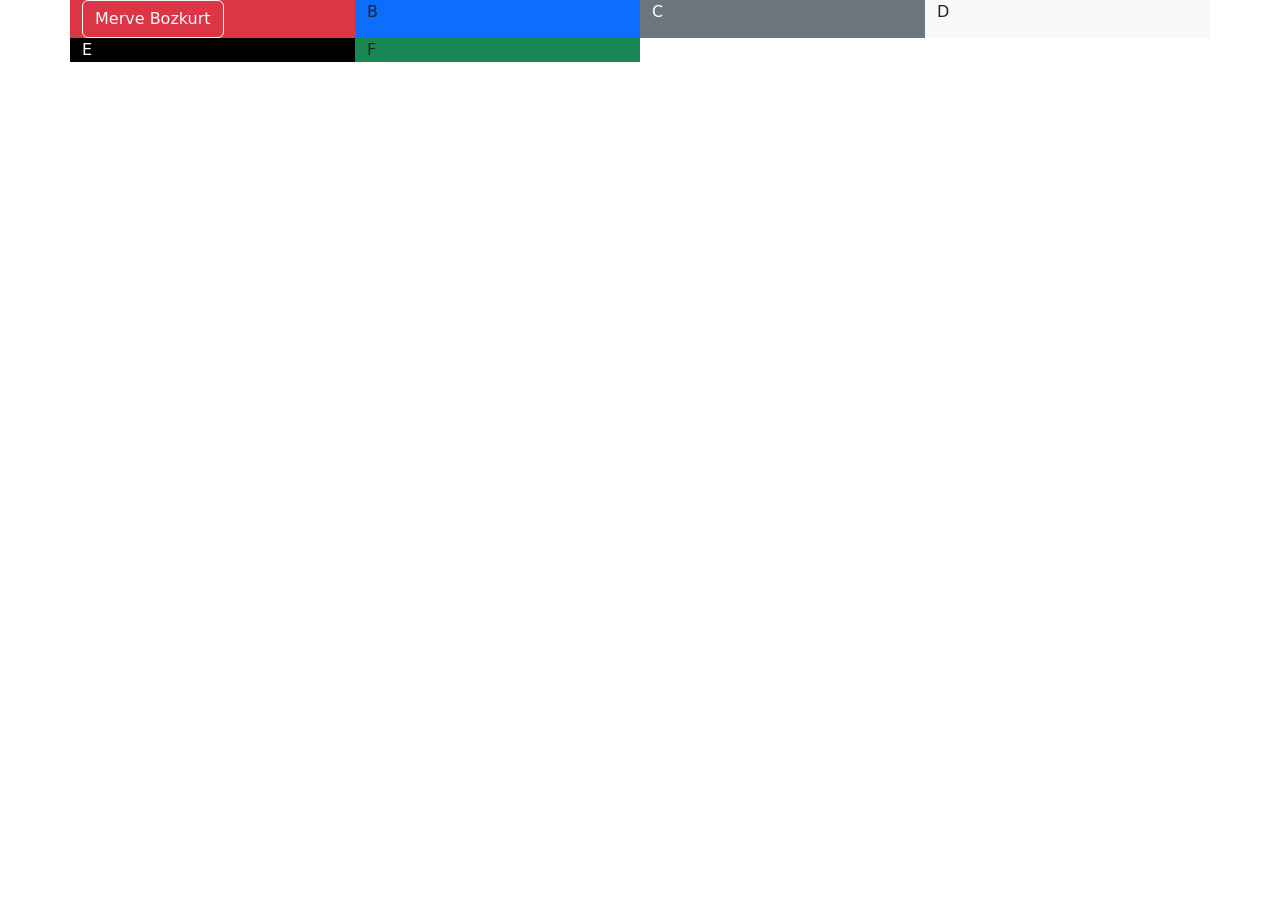
<file: 250219/deneme.html>
<!doctype html>
<html lang="tr">
  <head>
    <meta charset="utf-8">
    <meta name="viewport" content="width=device-width, initial-scale=1">
    <title>Deneme</title>
    <link href="https://cdn.jsdelivr.net/npm/bootstrap@5.3.3/dist/css/bootstrap.min.css" rel="stylesheet" integrity="sha384-QWTKZyjpPEjISv5WaRU9OFeRpok6YctnYmDr5pNlyT2bRjXh0JMhjY6hW+ALEwIH" crossorigin="anonymous">
  </head>
  <body>

   <div class="container">
    <div class="row">
    <div class="col-lg-3 col-md-4 col-12 bg-danger"><button class="btn btn-outline-light">Merve Bozkurt</button></div>
    <div class="col-lg-3 col-md-4 col-12 bg-primary">B</div>
    <div class="col-lg-3 col-md-4 col-12 bg-secondary text-white">C</div>
    <div class="col-lg-3 col-md-4 col-12 bg-light">D</div>
    <div class="col-lg-3 col-md-4 col-12 bg-black text-white">E</div>
    <div class="col-lg-3 col-md-4 col-12 bg-success">F</div>
   </div>

    <script src="https://cdn.jsdelivr.net/npm/bootstrap@5.3.3/dist/js/bootstrap.bundle.min.js" integrity="sha384-YvpcrYf0tY3lHB60NNkmXc5s9fDVZLESaAA55NDzOxhy9GkcIdslK1eN7N6jIeHz" crossorigin="anonymous"></script>
  </body>
</html>
</file>
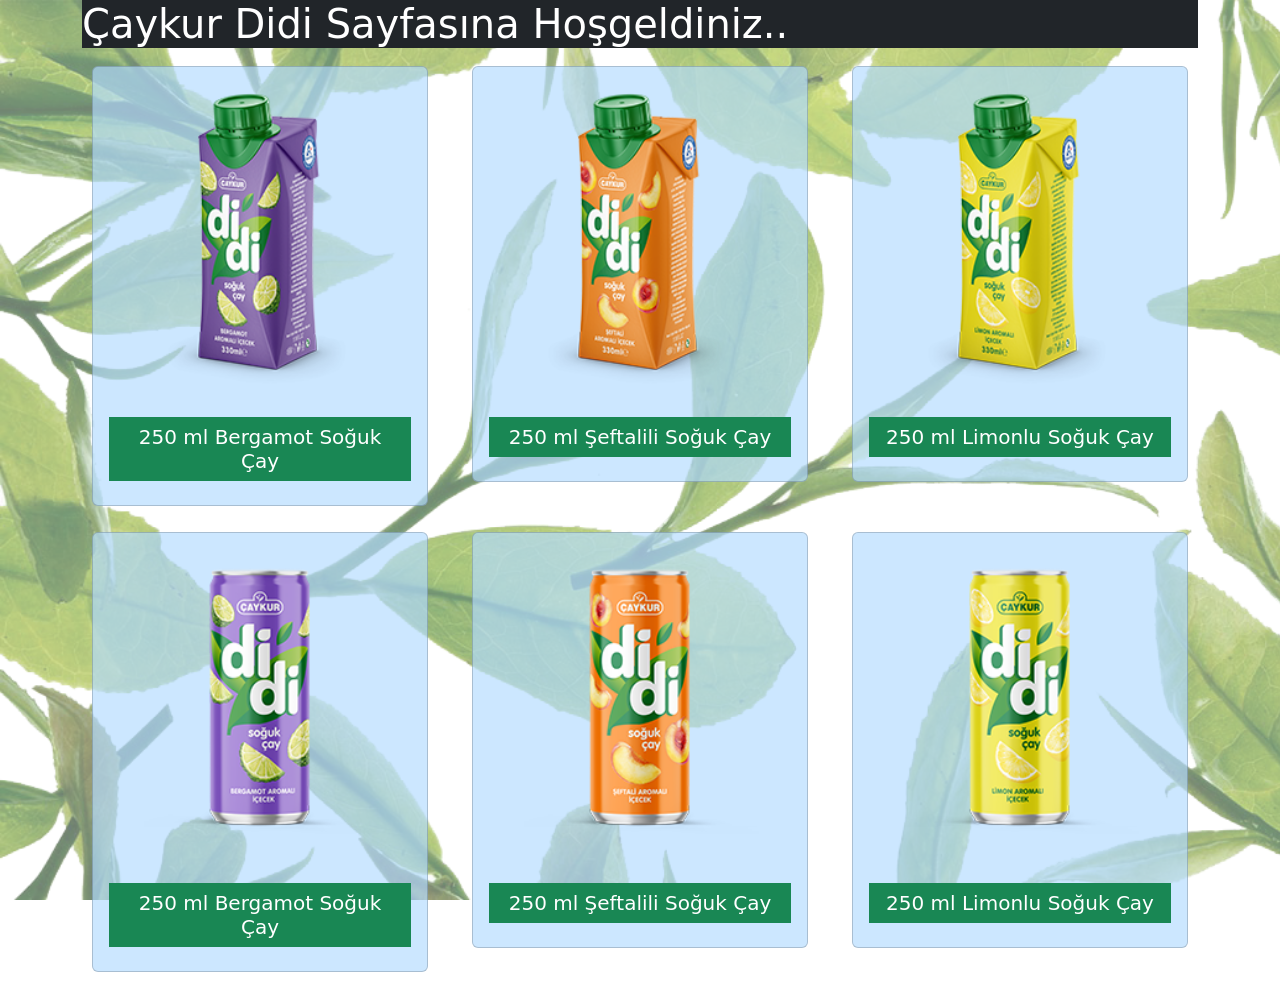
<file: 250219/urunler.html>
<!doctype html>
<html lang="tr">
  <head>
    <meta charset="utf-8">
    <meta name="viewport" content="width=device-width, initial-scale=1">
    <title>Urunler</title>
    <link href="https://cdn.jsdelivr.net/npm/bootstrap@5.3.3/dist/css/bootstrap.min.css" rel="stylesheet" integrity="sha384-QWTKZyjpPEjISv5WaRU9OFeRpok6YctnYmDr5pNlyT2bRjXh0JMhjY6hW+ALEwIH" crossorigin="anonymous">
    <style>
        body{
            background-image: url(res/arkaplan.png);
            background-size: cover;
            background-attachment: fixed;
        }
        .bg-card{
            background-color: #b3dcffaa;
            margin: 10px;
        }
    </style>
</head>
  <body>
    <div class="container">
        <header class="bg-dark text-white">
            <h1>Çaykur Didi Sayfasına Hoşgeldiniz..</h1>
        </header>
        <main>
            <div class="row">
                <div class="col-lg-4 col-md-6 col-sm-12">
                    <div class="card bg-card mb-3">
                        <img src="res/urun/280.png" class="card-img-top" alt="ürün1">
                        <div class="card-body">
                          <h5 class="card-title text-center bg-success text-white p-2">250 ml Bergamot Soğuk Çay</h5>
                        </div>
                    </div>
               </div>

               <div class="col-lg-4 col-md-6 col-sm-12">
                <div class="card bg-card mb-3 ">
                    <img src="res/urun/281.png" class="card-img-top" alt="ürün2">
                    <div class="card-body">
                      <h5 class="card-title text-center bg-success text-white p-2">250 ml Şeftalili Soğuk Çay</h5>
                    </div>
                </div>
           </div>


           <div class="col-lg-4 col-md-6 col-sm-12">
            <div class="card bg-card mb-3">
                <img src="res/urun/282.png" class="card-img-top" alt="ürün3">
                <div class="card-body">
                  <h5 class="card-title text-center bg-success text-white p-2">250 ml Limonlu Soğuk Çay</h5>
                </div>
            </div>
       </div>

       <div class="col-lg-4 col-md-6 col-sm-12">
        <div class="card bg-card mb-3">
            <img src="res/urun/283.png" class="card-img-top" alt="ürün4">
            <div class="card-body">
              <h5 class="card-title text-center bg-success text-white p-2">250 ml Bergamot Soğuk Çay</h5>
            </div>
        </div>
      </div>

          <div class="col-lg-4 col-md-6 col-sm-12">
           <div class="card bg-card mb-3">
               <img src="res/urun/284.png" class="card-img-top" alt="ürün5">
               <div class="card-body">
                 <h5 class="card-title text-center bg-success text-white p-2">250 ml Şeftalili Soğuk Çay</h5>
               </div>
           </div>
       </div> 

         <div class="col-lg-4 col-md-6 col-sm-12">
       <div class="card bg-card mb-3">
           <img src="res/urun/285.png" class="card-img-top" alt="ürün6">
           <div class="card-body">
             <h5 class="card-title text-center bg-success text-white p-2">250 ml Limonlu Soğuk Çay</h5>
           </div>
       </div>
    </div>
            </div>
        </main>
    </div>
    <script src="https://cdn.jsdelivr.net/npm/bootstrap@5.3.3/dist/js/bootstrap.bundle.min.js" integrity="sha384-YvpcrYf0tY3lHB60NNkmXc5s9fDVZLESaAA55NDzOxhy9GkcIdslK1eN7N6jIeHz" crossorigin="anonymous"></script>
  </body>
</html>
</file>
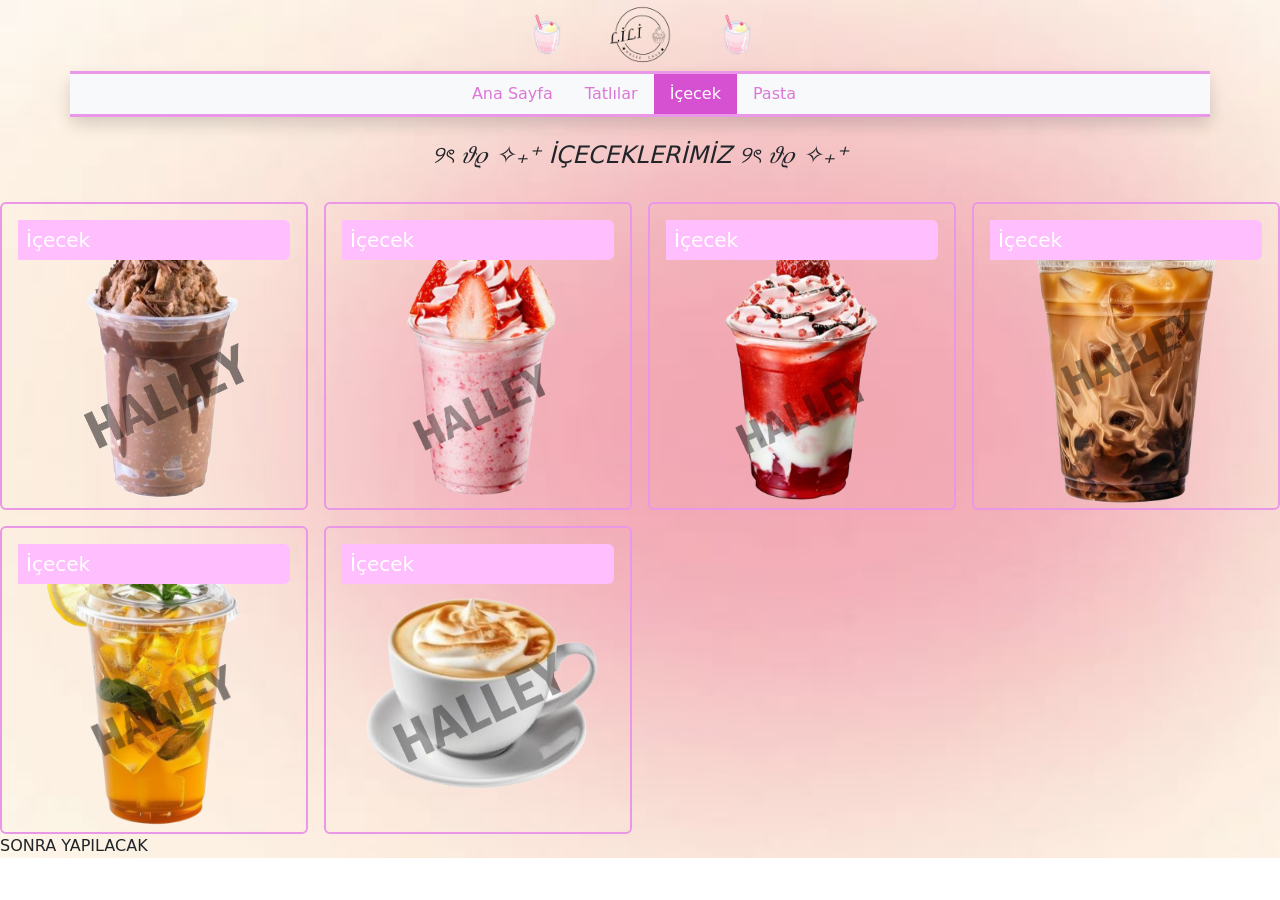
<file: 250226/icecekler.html>
<!doctype html>
<html lang="tr">
  <head>
    <meta charset="utf-8">
    <meta name="viewport" content="width=device-width, initial-scale=1">
    <title>Pastalar - Lili Pastanesi</title>
    <link href="https://cdn.jsdelivr.net/npm/bootstrap@5.3.3/dist/css/bootstrap.min.css" rel="stylesheet" integrity="sha384-QWTKZyjpPEjISv5WaRU9OFeRpok6YctnYmDr5pNlyT2bRjXh0JMhjY6hW+ALEwIH" crossorigin="anonymous">
     <link rel="stylesheet" href="tasarim.css">
    </head>
    <body>

        <!---ÜST BÖLÜM-->
        <div class="container">
            <header>
                <div class="row justify-content-center">
                    <div class="col-4 col-md-2 col-lg-1">
                        <img src="img/drink.png"  class="img-fluid" alt="pasta">
                    </div>
                    <div class="col-4 col-md-2 col-lg-1">
                        <a href="index.html"><img src="img/logo.png" class="img-fluid" alt="Lili Pastanesi"></a>
                    </div>
                    <div class="col-4 col-md-2 col-lg-1">
                        <img src="img/drink.png"  class="img-fluid" alt="pasta">
                    </div>
                </div>

                <!--NAV BÖLÜMÜ-->
                <div class="row">
                        <ul class="nav justify-content-center bg-light shadow border-top border-bottom border-pink border-3 ">
                            <li class="nav-item">
                              <a class="nav-link " href="index.html">Ana Sayfa</a>
                            </li>
                            <li class="nav-item">
                              <a class="nav-link" href="tatlilar.html">Tatlılar</a>
                            </li>
                            <li class="nav-item">
                                <a class="nav-link active" aria-current="page" href="icecekler.html">İçecek</a>
                            </li>
                            <li class="nav-item">
                                <a class="nav-link" href="pastalar.html">Pasta</a>
                              </li>
                          </ul>
                    </div>
                </div>
            </header><!--HEADER BÖLÜMÜ-->

            <main> <!--BAŞLIK VE MAIN BÖLÜMÜ-->
                <div class="row">
                    <div class="col-12">
                        <h1 class="text-center p-4 text-uppercase fs-4 fst-italic"> ୨ৎ 𝜗𝜚 ✧₊⁺ İçeceklerimiz ୨ৎ 𝜗𝜚 ✧₊⁺</h1>
                    </div>
                </div>
                <!--ÜRÜNLER-->

                <div class="row g-3">
                    <div class="col-12 col-md-4 col-lg-3">
                        <div class="card bg-transparent border border-2 border-pink">
                        <img src="res/urunler/icecek1.png" class="card-img" alt="cupcake1">
                        <div class="card-img-overlay">
                          <h5 class="card-title p-2 rounded-end-2 position top-10 start-0">İçecek</h5>
                         
                        </div>
                      </div>
                    </div>
                    <div class="col-12 col-md-4 col-lg-3">
                        <div class="card bg-transparent border border-2 border-pink">
                        <img src="res/urunler/icecek2.png" class="card-img" alt="cupcake1">
                        <div class="card-img-overlay">
                          <h5 class="card-title p-2 rounded-end-2 position top-10 start-0">İçecek</h5>
                         
                        </div>
                      </div>
                    </div>
                    <div class="col-12 col-md-4 col-lg-3">
                        <div class="card bg-transparent border border-2 border-pink">
                        <img src="res/urunler/icecek3.png" class="card-img" alt="cupcake1">
                        <div class="card-img-overlay">
                          <h5 class="card-title p-2 rounded-end-2 position top-10 start-0">İçecek</h5>
                         
                        </div>
                      </div>
                    </div>
                    <div class="col-12 col-md-4 col-lg-3">
                        <div class="card bg-transparent border border-2 border-pink">
                        <img src="res/urunler/icecek4.png" class="card-img" alt="cupcake1">
                        <div class="card-img-overlay">
                          <h5 class="card-title p-2 rounded-end-2 position top-10 start-0">İçecek</h5>
                         
                        </div>
                      </div>
                    </div>
                    <div class="col-12 col-md-4 col-lg-3">
                        <div class="card bg-transparent border border-2 border-pink">
                        <img src="res/urunler/icecek5.png" class="card-img" alt="cupcake1">
                        <div class="card-img-overlay">
                          <h5 class="card-title p-2 rounded-end-2 position top-10 start-0">İçecek</h5>
                         
                        </div>
                      </div>
                    </div>
                    <div class="col-12 col-md-4 col-lg-3">
                        <div class="card bg-transparent border border-2 border-pink">
                        <img src="res/urunler/icecek6.png" class="card-img" alt="cupcake1">
                        <div class="card-img-overlay">
                          <h5 class="card-title p-2 rounded-end-2 position top-10 start-0">İçecek</h5>
                        </div>
                      </div>
                    </div>
                    
                </div>
            </main>  

            <footer>
                SONRA YAPILACAK
            </footer>
        </div>


    <script src="https://cdn.jsdelivr.net/npm/bootstrap@5.3.3/dist/js/bootstrap.bundle.min.js" integrity="sha384-YvpcrYf0tY3lHB60NNkmXc5s9fDVZLESaAA55NDzOxhy9GkcIdslK1eN7N6jIeHz" crossorigin="anonymous"></script>
  </body>
</html>
</file>
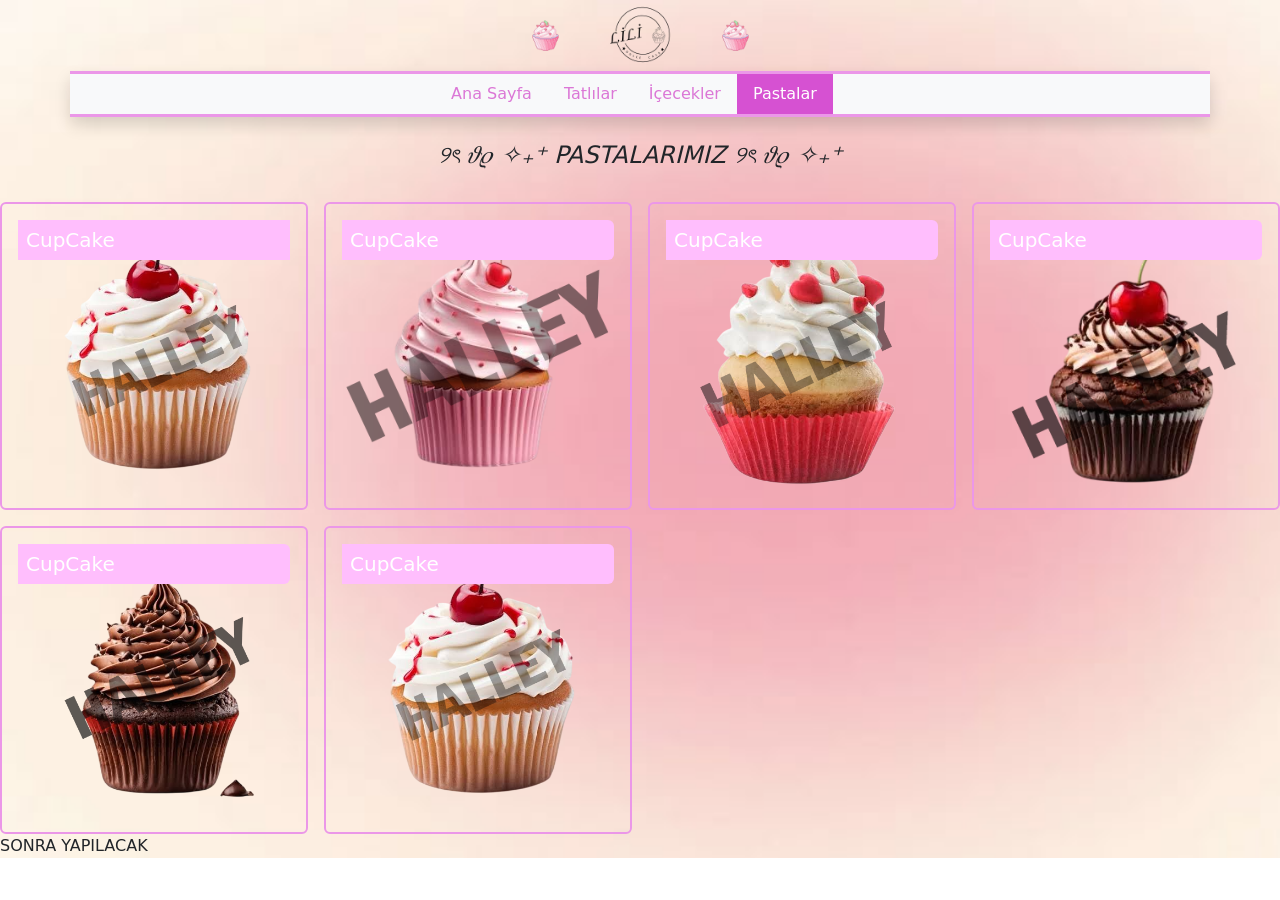
<file: 250226/pastalar.html>
<!doctype html>
<html lang="tr">
  <head>
    <meta charset="utf-8">
    <meta name="viewport" content="width=device-width, initial-scale=1">
    <title>Pastalar - Lili Pastanesi</title>
    <link href="https://cdn.jsdelivr.net/npm/bootstrap@5.3.3/dist/css/bootstrap.min.css" rel="stylesheet" integrity="sha384-QWTKZyjpPEjISv5WaRU9OFeRpok6YctnYmDr5pNlyT2bRjXh0JMhjY6hW+ALEwIH" crossorigin="anonymous">
     <link rel="stylesheet" href="tasarim.css">
    </head>
    <body>

        <!---ÜST BÖLÜM-->
        <div class="container">
            <header>
                <div class="row justify-content-center">
                    <div class="col-4 col-md-2 col-lg-1">
                        <img src="img/cake.png"  class="img-fluid" alt="pasta">
                    </div>
                    <div class="col-4 col-md-2 col-lg-1">
                        <a href="index.html"><img src="img/logo.png" class="img-fluid" alt="Lili Pastanesi"></a>
                    </div>
                    <div class="col-4 col-md-2 col-lg-1">
                        <img src="img/cake.png"  class="img-fluid" alt="pasta">
                    </div>
                </div>

                <!--NAV BÖLÜMÜ-->
                <div class="row">
                        <ul class="nav justify-content-center bg-light shadow border-top border-bottom border-pink border-3 ">
                            <li class="nav-item">
                              <a class="nav-link " href="index.html">Ana Sayfa</a>
                            </li>
                            <li class="nav-item">
                              <a class="nav-link" href="tatlilar.html">Tatlılar</a>
                            </li>
                            <li class="nav-item">
                              <a class="nav-link" href="icecekler.html">İçecekler</a>
                            </li>
                            <li class="nav-item">
                                <a class="nav-link active" aria-current="page" href="pastalar.html">Pastalar</a>
                              </li>
                          </ul>
                    </div>
                </div>
            </header><!--HEADER BÖLÜMÜ-->

            <main> <!--BAŞLIK VE MAIN BÖLÜMÜ-->
                <div class="row">
                    <div class="col-12">
                        <h1 class="text-center p-4 text-uppercase fs-4 fst-italic"> ୨ৎ 𝜗𝜚 ✧₊⁺ Pastalarımız ୨ৎ 𝜗𝜚 ✧₊⁺</h1>
                    </div>
                </div>
                <!--ÜRÜNLER-->

                <div class="row g-3">
                    <div class="col-12 col-md-4 col-lg-3">
                        <div class="card bg-transparent border border-2 border-pink">
                        <img src="res/urunler/cupcake1.png" class="card-img" alt="cupcake1">
                        <div class="card-img-overlay">
                          <h5 class="card-title p-2">CupCake</h5>
                         
                        </div>
                      </div>
                    </div>
                    <div class="col-12 col-md-4 col-lg-3">
                        <div class="card bg-transparent border border-2 border-pink">
                        <img src="res/urunler/cupcake2.png" class="card-img" alt="cupcake1">
                        <div class="card-img-overlay">
                          <h5 class="card-title p-2 rounded-end-2 position top-10 start-0">CupCake</h5>
                         
                        </div>
                      </div>
                    </div>
                    <div class="col-12 col-md-4 col-lg-3">
                        <div class="card bg-transparent border border-2 border-pink">
                        <img src="res/urunler/cupcake3.png" class="card-img" alt="cupcake1">
                        <div class="card-img-overlay">
                          <h5 class="card-title p-2  rounded-end-2 position top-10 start-0">CupCake</h5>
                         
                        </div>
                      </div>
                    </div>
                    <div class="col-12 col-md-4 col-lg-3">
                        <div class="card bg-transparent border border-2 border-pink">
                        <img src="res/urunler/cupcake4.png" class="card-img" alt="cupcake1">
                        <div class="card-img-overlay">
                          <h5 class="card-title p-2 rounded-end-2 position top-10 start-0">CupCake</h5>
                         
                        </div>
                      </div>
                    </div>
                    <div class="col-12 col-md-4 col-lg-3">
                        <div class="card bg-transparent border border-2 border-pink">
                        <img src="res/urunler/cupcake6.png" class="card-img" alt="cupcake1">
                        <div class="card-img-overlay">
                          <h5 class="card-title p-2 rounded-end-2 position top-10 start-0">CupCake</h5>
                         
                        </div>
                      </div>
                    </div>
                    <div class="col-12 col-md-4 col-lg-3">
                        <div class="card bg-transparent border border-2 border-pink">
                        <img src="res/urunler/cupcake1.png" class="card-img" alt="cupcake1">
                        <div class="card-img-overlay">
                          <h5 class="card-title p-2  rounded-end-2 position top-10 start-0">CupCake</h5>
                        </div>
                      </div>
                    </div>
                    
                </div>
            </main>  

            <footer>
                SONRA YAPILACAK
            </footer>
        </div>


    <script src="https://cdn.jsdelivr.net/npm/bootstrap@5.3.3/dist/js/bootstrap.bundle.min.js" integrity="sha384-YvpcrYf0tY3lHB60NNkmXc5s9fDVZLESaAA55NDzOxhy9GkcIdslK1eN7N6jIeHz" crossorigin="anonymous"></script>
  </body>
</html>
</file>
<file: 241218/css/stil.css>
*{
    margin:0; /* Dış boşlukları sıfırla*/
    padding:0;  /* İç boşlukları sıfırla*/
    box-sizing: border-box;  /* Kutu genişlik ve yüksekliğini boder'a kadar belirler*/
}

body{
    background-image: url(../img/fresh-spring-background.jpg);
    background-size: cover;  /* Resmi tüm ekranı kaplaması için kullanılır*/
    min-height: 100vh;
    font-family: "Almendra", serif;
  font-weight: 400;
  font-style: normal;
}

#logo{
   text-align: center;
   padding: 24px;
}

#logo img{
    width: 150px;
}

.container{
    margin:auto;
    width:70%;
}

#menu{
    background-color:#ffff;
    box-shadow: 0 0 5px #444242;  /* 0 0 x ve y konumu 5px kalınlığında bulunur*/
    
}

#menu ul{
    display: flex;
    justify-content: space-around; /* Ortada gösterir*/ /*Justify-concent flex nesnelerin hizalamaya sağlıyor*/
    list-style-type: none;
}

#menu a{
    text-decoration: none; /*linklerin alt çizgisini kaldırır*/
    color:#e66c06;
    padding:14px;
    display: inline-block;
    transition: 0.5s;
    
}

#menu a:hover{

    background-color:#e66c06;
    color: #ffff;
    transition: 0.5s;
}

.banner{
    text-align:center;
}

.urunler{
    display: flex;
    gap:24px; /*gap: boşluk bırakmamızı sağlıyor*/
   
}

.urun {
    flex:1; /*ürün sınıfına ait divlerin aynı genişlikte olmasını sağlıyor*/
    box-shadow: 0 0 5px #444242;
}

.urun img{
    width: 100%;
    height:300px;
    object-fit: cover; /* fotoğrafı kırpıyor ve ona göre dizayn ediyor */
}

footer{
    margin: 20px 0px;
    display: flex;
    justify-content: space-between;
    background-color: white;
    padding: 5px;
    box-shadow: 0 0 5px #444242;

}

.sag{
    color: #32c96c;
}

.sol{
   color: red;
}
</file>
<file: 250205/sablon.css>
*{
    margin: 0;
    padding: 0;
    box-sizing: border-box;
}

body{
    font-size: 100%;
    line-height: 150%;
}

ul{
  list-style: none;  
}

/* Grid Yapısı*/

.container{
    width: 80%;
    margin:auto;
}

.row{
    display: flex;
    flex-wrap: wrap;
}

.col-1{
    width: 8.33%;
}

.col-2{
    width: 16.66%;
}

.col-3{
    width: 25%;
}

.col-4{
    width: 33.33%;
}

.col-5{
    width: 41.66%;
}

.col-6{
    width: 50%;
}

.col-7{
    width: 58.33%;
}

.col-8{
    width: 66.66%;
}

.col-9{
    width: 75%;
}

.col-10{
    width: 83.33%;
}

.col-11{
    width: 91.66%;
}

.col-12{
    width: 100%;
}


.d-flex{
    display: flex;
}

/*flex align*/

.flex-center{
    justify-content: center;
}

.flex-end{
    justify-content: flex-end;
}

/*yazı hizalama*/
.text-center{
    text-align: center;
}

.text-end{
    text-align: end;
}


/*dış boşluklar*/

.nmarginx-20{
    margin-left: -10px;
    margin-right: -10px;
}

/*iç boşluklar*/

.p-10{
    padding: 10px;
}
</file>
<file: 250205/tasarim.css>
.alt-cizgi-2{
    border-bottom: 2px solid;
    color: #cccccc;
}
/*#logo{
    border-bottom: 2px solid;
    color: #cccccc;
    display: block;
} bu da yapıla bilir alt çizgi için */
body{
    background-color: #caccd1;
}
header{
    background-color: #252627;
    border-bottom: 2px solid #ce181e;
}
footer{
    background-color: #252627;
    border-top: 2px solid #ce181e;
    margin-top: .75rem;
    font-family: sans-serif;
    font-size: 0.75rem;
    color: #cccccc;
}
#top-menu a,
#lang-menu a,
#footer-menu a,
#social-menu a{
    color: #cccccc;
    text-decoration: none;
    font-family: sans-serif;
    display: block;
    padding:.5rem;
    font-size: .75rem;
}
#main-menu a{
    color: #cccccc;
    text-decoration: none;
    font-family: sans-serif;
    display: block;
    padding:.5em;
}
#main-menu a:hover{
    background-color: #ce181e;
}
.card-poster{
    width: 100%;
    height: 300px;object-fit: contain;/*1.yöntem*/
}
.card{
    background-color: #252627;
    padding: .5rem;
    color: #ffffff;
    font-family: sans-serif;
    margin: 1rem .75rem 0 .75rem;
}
.card-title{
    font-size: 1rem;
    text-align: center;
    margin-bottom: .5rem;
}
.buy-ticket{
    background-color: #ce181e;
    color: #ffffff;
    display: block;
    width: 100%;
    padding: .25rem 0;
    font-size: 1rem;
    border: none;
    margin-top: .5rem;
}
.nmargin-1{
    margin-left: -0.75rem;
    margin-right: -0.75rem;
}
.soz{
    border: 1rem solid #ffffff;
    margin: 1rem 0;
    background-color: #ce181e;
    padding: 1rem;
    text-align: center;
    color: #ffffff;
    font-family: sans-serif;
}
.soz q{
    font-size: 1.25rem;
}
.soz p{
    font-size: .75rem;
    text-align: end;
    font-weight: 550;/*900=bold aynı*/
}
.social-menu{
    border: 1rem solid #ffffff;
    margin: 1rem 0;
    background-color: #ce181e;
    padding: 1rem;
    text-align: center;
    color: #ffffff;
    font-family: sans-serif;
}
.footer-aciklama{
    color: #cccccc;
}
.footer-aciklama a{
    color: #ffffff;
}
.social-menu a{
    color: #ffffff;
}
</file>
<file: 250226/tasarim.css>
body{
    background: url(img/bg2.jpg);
    background-repeat: no-repeat;
    background-size: cover ;
}
.nav-link{
    color: #db77d6;
}
.border-pink{
    border-color: #eb97e8 !important; /* İmportant çalışacak şeyin ilk sıraya koyar.*/
}
.active{
    color: #fff;
    background-color: #d651d2;
}
.text-bg-pink{
    background-color:#e98fe6;
}
.card-title{
    color: #fff;
    background-color: #ffbefd;
}
</file>
<file: 250305/tasarim.css>
:root{
    --renk-koyu-mavi:#075192;
    --renk-acik-mavi:#1e7ac5;
}

/*üst kısım*/
header{
    background-color:var(--renk-koyu-mavi);
    
}

#main-menu{
background-color: var(--renk-acik-mavi);
}

#site-baslik h2{
color: var(--renk-koyu-mavi);
}

#site-baslik h3{
    color: var(--renk-acik-mavi);
}

#main-menu .nav-link{
    color: #fff;
}

#baglanti-liste .list-group-item{
    background-color: var(--renk-acik-mavi);
}

#baglanti-liste .nav-link{
    color: #fff;
}

.carousel-indicators [data-bs-target] {
    width: 75px;
    height: auto;
    
}

#slider1 .carousel-caption h5{
background-color: #00000005;
color:#fff;
padding: 1rem ;
}

/*genel css*/
.sol-ust-yuvarla{
    border-top-left-radius: 1rem;
}

.sag-alt-yuvarla{
    border-bottom-right-radius: 2rem !important;
}
</file>
<file: 250409/sabit.css>
:root, [data-bs-theme=light] {
    --bs-blue: #0d6efd;
    --bs-indigo: #6610f2;
    --bs-purple: #6f42c1;
    --bs-pink: #d63384;
    --bs-red: #dc3545;
    --bs-orange: #fd7e14;
    --bs-yellow: #ffc107;
    --bs-green: #198754;
    --bs-teal: #20c997;
    --bs-cyan: #0dcaf0;
    --bs-black: #000;
    --bs-white: #fff;
    --bs-gray: #6c757d;
    --bs-gray-dark: #343a40;
    --bs-gray-100: #f8f9fa;
    --bs-gray-200: #e9ecef;
    --bs-gray-300: #dee2e6;
    --bs-gray-400: #ced4da;
    --bs-gray-500: #adb5bd;
    --bs-gray-600: #6c757d;
    --bs-gray-700: #495057;
    --bs-gray-800: #343a40;
    --bs-gray-900: #212529;
    --bs-primary: rgb(60,32,17);
    --bs-secondary: #736862;
    --bs-success: #198754;
    --bs-info: #0dcaf0;
    --bs-warning: #ffc107;
    --bs-danger: #dc3545;
    --bs-light: #f8f9fa;
    --bs-dark: #212529;
    --bs-primary-rgb:60,32,17;
    --bs-secondary-rgb: 115,104,98;
    --bs-success-rgb: 25,135,84;
    --bs-info-rgb: 13,202,240;
    --bs-warning-rgb: 255,193,7;
    --bs-danger-rgb: 220,53,69;
    --bs-light-rgb: 248,249,250;
    --bs-dark-rgb: 33,37,41;
    --bs-primary-text-emphasis: #052c65;
    --bs-secondary-text-emphasis: #2b2f32;
    --bs-success-text-emphasis: #0a3622;
    --bs-info-text-emphasis: #055160;
    --bs-warning-text-emphasis: #664d03;
    --bs-danger-text-emphasis: #58151c;
    --bs-light-text-emphasis: #495057;
    --bs-dark-text-emphasis: #495057;
    --bs-primary-bg-subtle: #cfe2ff;
    --bs-secondary-bg-subtle: #e2e3e5;
    --bs-success-bg-subtle: #d1e7dd;
    --bs-info-bg-subtle: #cff4fc;
    --bs-warning-bg-subtle: #fff3cd;
    --bs-danger-bg-subtle: #f8d7da;
    --bs-light-bg-subtle: #fcfcfd;
    --bs-dark-bg-subtle: #ced4da;
    --bs-primary-border-subtle: #9ec5fe;
    --bs-secondary-border-subtle: #c4c8cb;
    --bs-success-border-subtle: #a3cfbb;
    --bs-info-border-subtle: #9eeaf9;
    --bs-warning-border-subtle: #ffe69c;
    --bs-danger-border-subtle: #f1aeb5;
    --bs-light-border-subtle: #e9ecef;
    --bs-dark-border-subtle: #adb5bd;
    --bs-white-rgb: 255,255,255;
    --bs-black-rgb: 0,0,0;
    --bs-font-sans-serif: system-ui,-apple-system,"Segoe UI",Roboto,"Helvetica Neue","Noto Sans","Liberation Sans",Arial,sans-serif,"Apple Color Emoji","Segoe UI Emoji","Segoe UI Symbol","Noto Color Emoji";
    --bs-font-monospace: SFMono-Regular,Menlo,Monaco,Consolas,"Liberation Mono","Courier New",monospace;
    --bs-gradient: linear-gradient(180deg, rgba(255, 255, 255, 0.15), rgba(255, 255, 255, 0));
    --bs-body-font-family: var(--bs-font-sans-serif);
    --bs-body-font-size: 1rem;
    --bs-body-font-weight: 400;
    --bs-body-line-height: 1.5;
    --bs-body-color: #212529;
    --bs-body-color-rgb: 33,37,41;
    --bs-body-bg: #fff;
    --bs-body-bg-rgb: 255,255,255;
    --bs-emphasis-color: #000;
    --bs-emphasis-color-rgb: 0,0,0;
    --bs-secondary-color: rgba(33, 37, 41, 0.75);
    --bs-secondary-color-rgb: 33,37,41;
    --bs-secondary-bg: #e9ecef;
    --bs-secondary-bg-rgb: 233,236,239;
    --bs-tertiary-color: rgba(33, 37, 41, 0.5);
    --bs-tertiary-color-rgb: 33,37,41;
    --bs-tertiary-bg: #f8f9fa;
    --bs-tertiary-bg-rgb: 248,249,250;
    --bs-heading-color: inherit;
    --bs-link-color: #0d6efd;
    --bs-link-color-rgb: 13,110,253;
    --bs-link-decoration: underline;
    --bs-link-hover-color: #0a58ca;
    --bs-link-hover-color-rgb: 10,88,202;
    --bs-code-color: #d63384;
    --bs-highlight-color: #212529;
    --bs-highlight-bg: #fff3cd;
    --bs-border-width: 1px;
    --bs-border-style: solid;
    --bs-border-color: #dee2e6;
    --bs-border-color-translucent: rgba(0, 0, 0, 0.175);
    --bs-border-radius: 0.375rem;
    --bs-border-radius-sm: 0.25rem;
    --bs-border-radius-lg: 0.5rem;
    --bs-border-radius-xl: 1rem;
    --bs-border-radius-xxl: 2rem;
    --bs-border-radius-2xl: var(--bs-border-radius-xxl);
    --bs-border-radius-pill: 50rem;
    --bs-box-shadow: 0 0.5rem 1rem rgba(0, 0, 0, 0.15);
    --bs-box-shadow-sm: 0 0.125rem 0.25rem rgba(0, 0, 0, 0.075);
    --bs-box-shadow-lg: 0 1rem 3rem rgba(0, 0, 0, 0.175);
    --bs-box-shadow-inset: inset 0 1px 2px rgba(0, 0, 0, 0.075);
    --bs-focus-ring-width: 0.25rem;
    --bs-focus-ring-opacity: 0.25;
    --bs-focus-ring-color: rgba(13, 110, 253, 0.25);
    --bs-form-valid-color: #198754;
    --bs-form-valid-border-color: #198754;
    --bs-form-invalid-color: #dc3545;
    --bs-form-invalid-border-color: #dc3545;
}
</file>
<file: 250409/tasarim.css>
.btn-primary{
    background-color: var(--bs-primary);

}
/*header*/

#lang-menu{
    border-right: var(--bs-border-width) solid var(--bs-white);
}
#lang-menu a, 
#social-menu a{
    color: var(--bs-white);
}

#lang-menu a:hover{
    color: var(--bs-black);
    background-color: var(--bs-white);
}

#social-menu a:hover{
    color: var(--bs-primary);
}

#search-panel input::placeholder{
    color: var(--bs-secondary);
}

#search-panel button:hover{
    background-color: var(--bs-secondary);
}

.form-control:focus {
    outline: 0;
    box-shadow:0;
}

input[type="search"]::placeholder{
    color: var(--bs-secondary);
}

input[type="search"]:focus{
    box-shadow: none;
}

/*bolum1*/
#bolum1 .card{
    background-color: var(--bs-secondary);
}

#bolum1 .card-body{
    border: 2px solid var(--bs-white);
}

#bolum1{
    position:relative;
    z-index: 100;
    margin-top: -50px;
}

.yatay-cizgi{
    border-bottom: 1px solid var(--bs-white);
}
</file>
<file: SITE-241211/tasarim.css>
/*Genel biçimlendirme*/
*{
    margin: 0;
    padding: 0;
    box-sizing: border-box;
    font-family:Verdana, Geneva, Tahoma, sans-serif;
    
}

/*header bölümü*/

header{
    padding-top: 30px;
    background-color: #333;
    color: #fff;
    text-align: center;
}

#main-menu{
    list-style: none;
    display: flex;
    justify-content: center;/*içindeki flex öğeleri ortalanır*/
}

#main-menu a{
    display: block;
    color: #fff;
    text-decoration: none;
    padding: 8px 10px;  
}

/*ORTA BÖLÜM*/

main{
    display:flex;
    gap:20px; /*içindeki nesneler arasında boşluk bırakır*/
    padding:20px;
    flex: auto;
}

#content p{
    margin-bottom:15px;
    margin-top:5px;
}

#content{
    background-color:#ffc2e5;
    padding:20px; /*iç boşluk*/
    border: #333 solid 1px;
    flex:9;
}

body{
    min-height:100vh;
    padding-top:10px;
    font-size:10px;
    line-height:10px;
}

aside{
    background-color:#ffc2e5;
    padding:20px;
    border: #333 solid 1px;
    flex:3;
}

header,footer{
    padding-top:30px;
    background-color: #000;
    color: #fff;
    text-align: center;
}

aside ul{
    list-style:none;
}

aside h2{
    margin-bottom: 10px;
}

aside a{
    color:#000;
}

footer{
    padding-bottom:30px;
}
</file>
